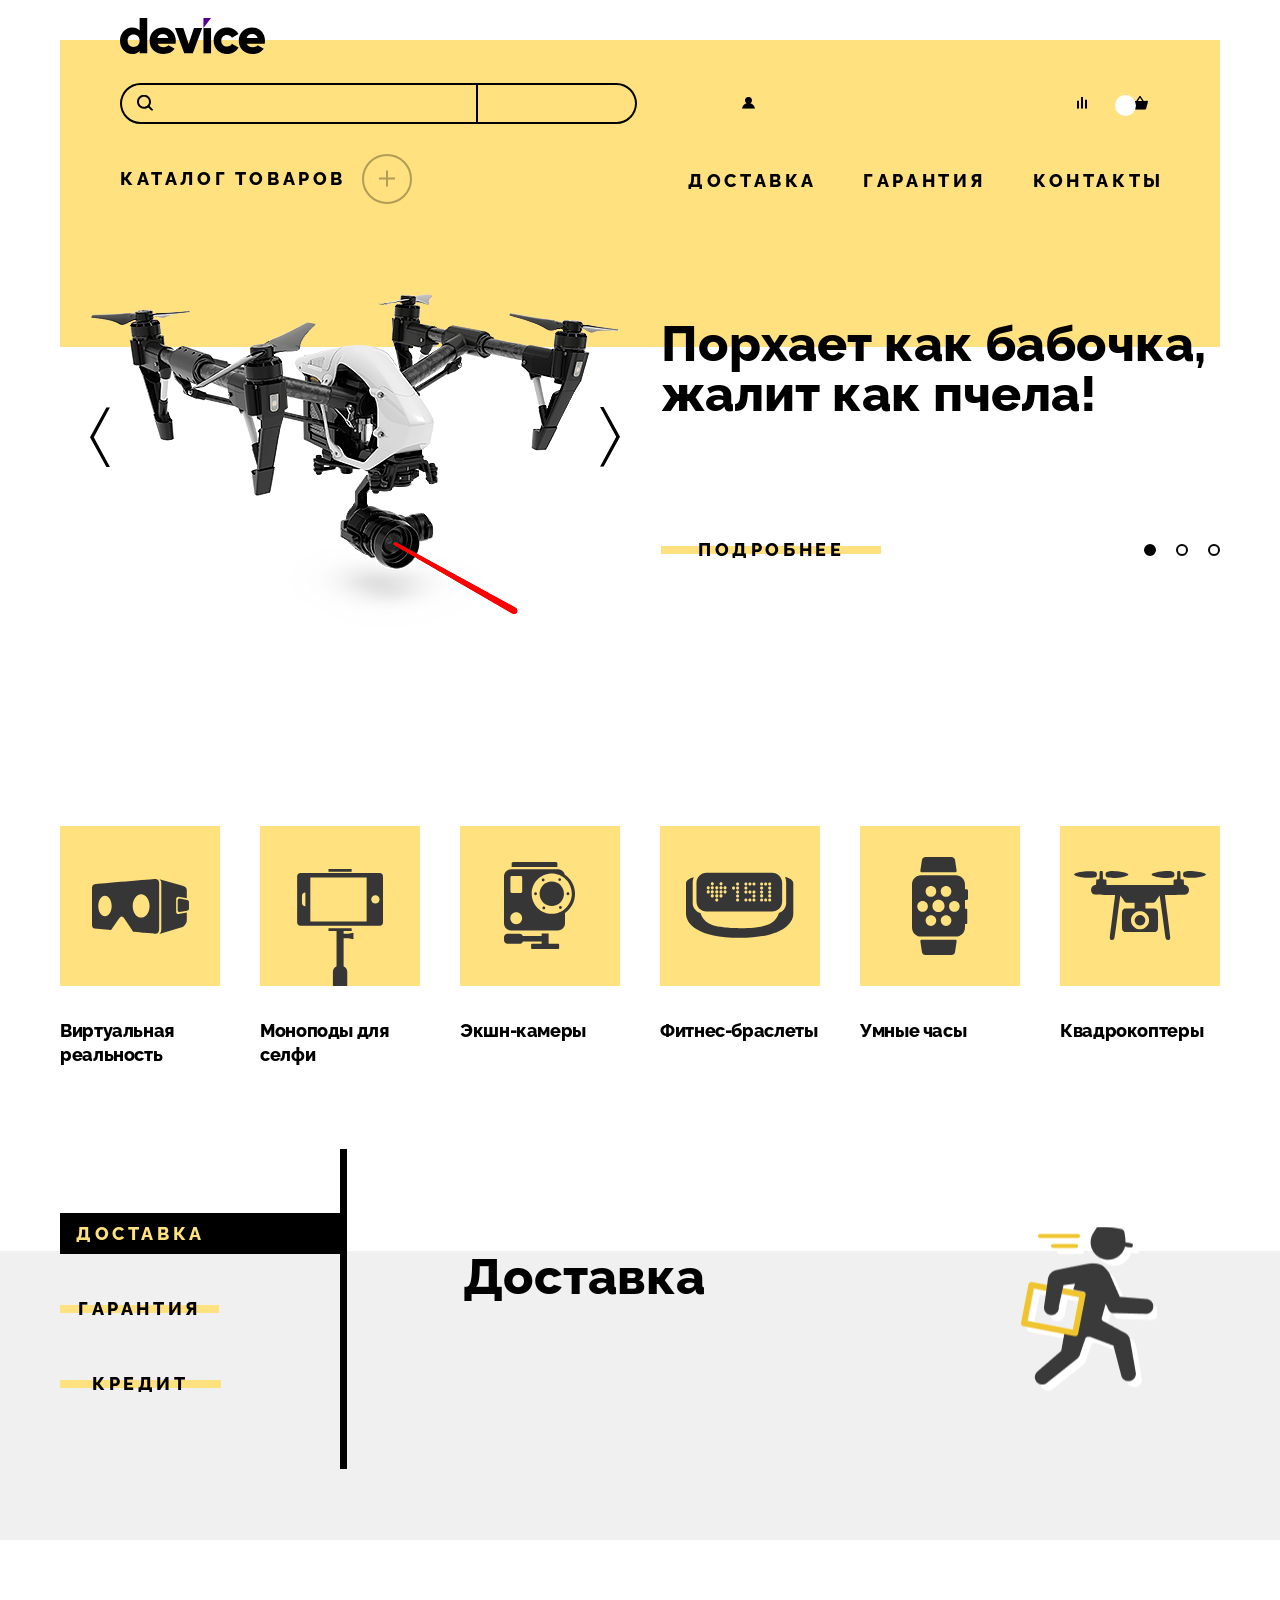
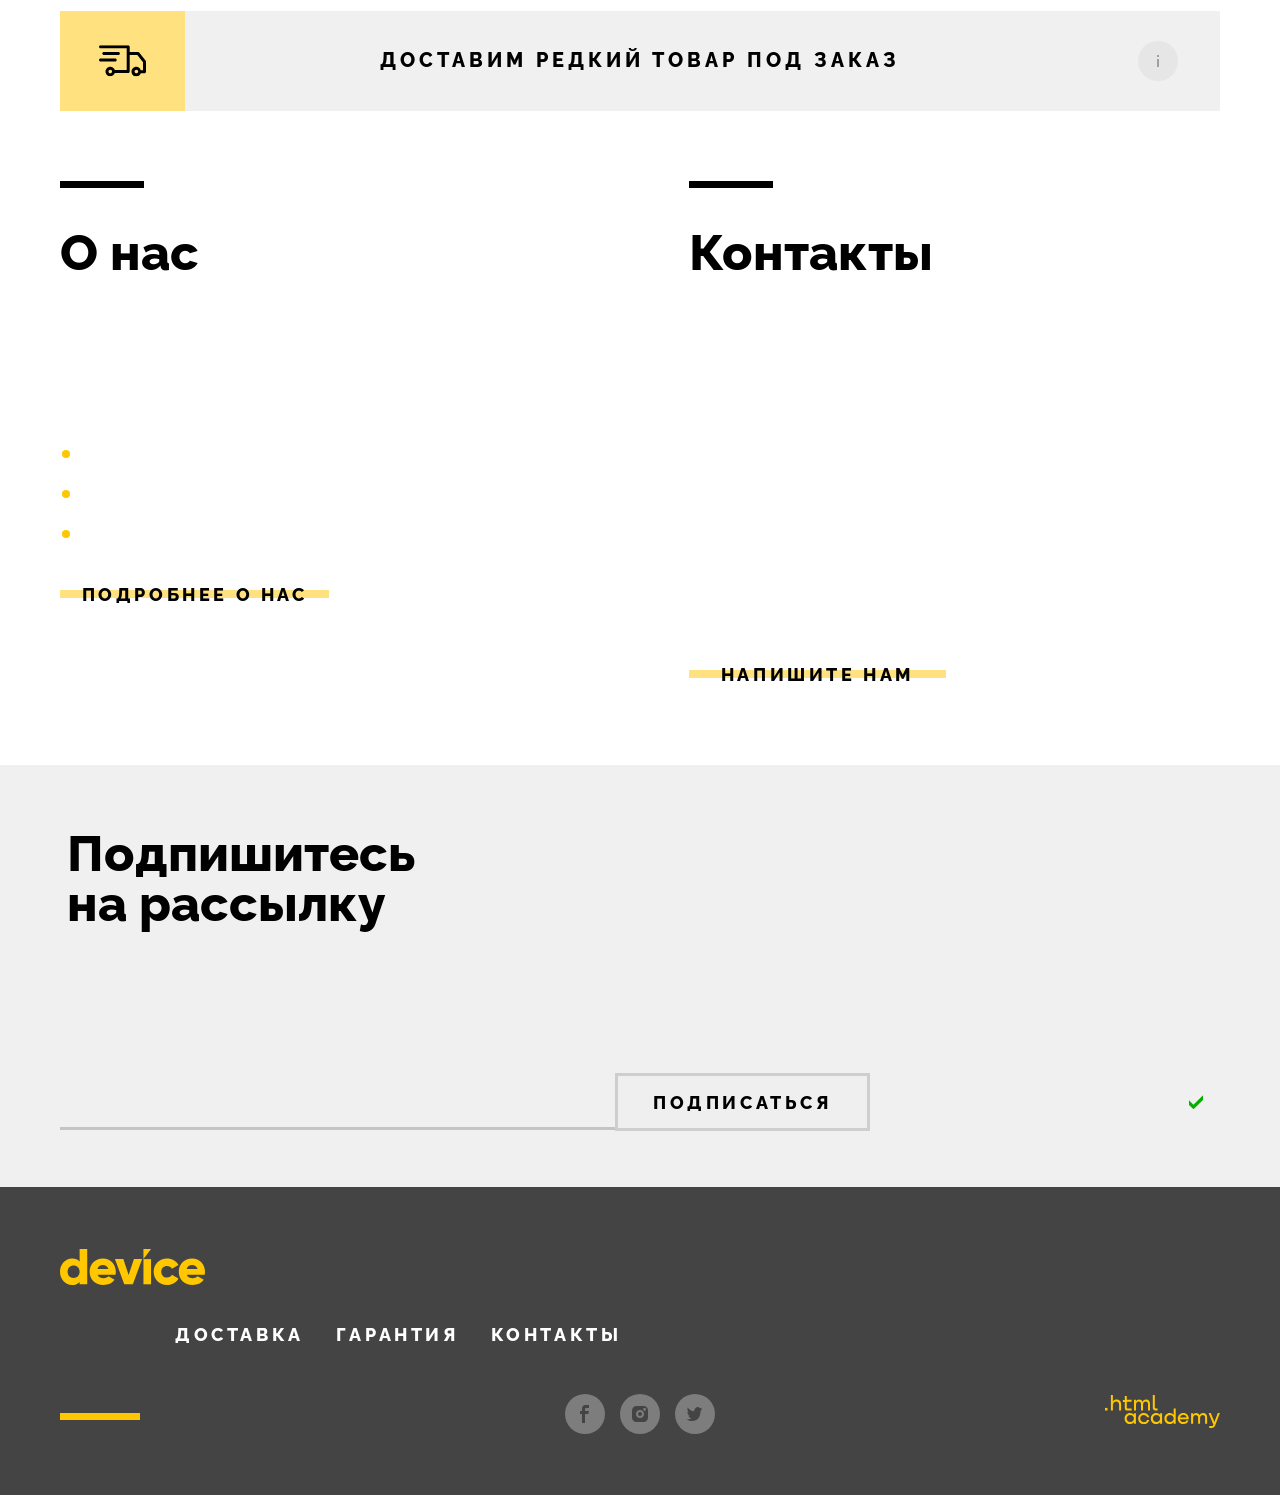
<file: index.html>
<!DOCTYPE html>
<html lang="ru">
  <head>
    <meta charset="UTF-8">
    <meta http-equiv="X-UA-Compatible" content="IE=edge">
    <meta name="viewport" content="width=device-width, initial-scale=1.0">
    <link rel="stylesheet" href="css/style.css">
    <title>Device</title>

    <link rel="apple-touch-icon" sizes="57x57" href="favicons/apple-icon-57x57.png">
    <link rel="apple-touch-icon" sizes="60x60" href="favicons/apple-icon-60x60.png">
    <link rel="apple-touch-icon" sizes="72x72" href="/favicons/apple-icon-72x72.png">
    <link rel="apple-touch-icon" sizes="76x76" href="favicons/apple-icon-76x76.png">
    <link rel="apple-touch-icon" sizes="114x114" href="favicons/apple-icon-114x114.png">
    <link rel="apple-touch-icon" sizes="120x120" href="favicons/apple-icon-120x120.png">
    <link rel="apple-touch-icon" sizes="144x144" href="favicons/apple-icon-144x144.png">
    <link rel="apple-touch-icon" sizes="152x152" href="favicons/apple-icon-152x152.png">
    <link rel="apple-touch-icon" sizes="180x180" href="favicons/apple-icon-180x180.png">
    <link rel="icon" type="image/png" sizes="192x192"  href="favicons/apple-icon-192x192.png">
    <link rel="icon" type="image/png" sizes="32x32" href="favicons/favicon-32x32.png">
    <link rel="icon" type="image/png" sizes="96x96" href="favicons/favicon-96x96.png">
    <link rel="icon" type="image/png" sizes="16x16" href="favicons/favicon-16x16.png">
    <link rel="manifest" href="favicons/manifest.json">
    <meta name="msapplication-TileColor" content="#ffffff">
    <meta name="msapplication-TileImage" content="favicons/ms-icon-144x144.png">
    <meta name="theme-color" content="#ffffff">
  </head>
  <body>
    <div class="container">
      <header class="page-header">
        <nav class="header-nav">
          <a class="header-nav__logo" href="index.html">
            <svg width="145" height="36" viewBox="0 0 145 36" fill="none" xmlns="http://www.w3.org/2000/svg" role="img"
            aria-label="Логотип сайта.">
              <path d="M27.2188 0V35.3H19.6135V32.9C17.9124 34.8 15.5107 36 12.1084 36C5.5038 36 0 30.2 0 22.7C0 15.2 5.5038 9.4 12.1084 9.4C15.5107 9.4 18.0124 10.6 19.6135 12.5V0H27.2188ZM19.6135 22.7C19.6135 18.9 17.1118 16.5 13.6094 16.5C10.107 16.5 7.60524 18.9 7.60524 22.7C7.60524 26.5 10.107 28.9 13.6094 28.9C17.1118 28.8 19.6135 26.5 19.6135 22.7Z" fill="black"/>
              <path d="M43.7298 29.1999C45.8313 29.1999 47.5325 28.3999 48.5332 27.2999L54.6374 30.7999C52.1356 34.1999 48.4331 35.9999 43.6298 35.9999C35.0238 35.9999 29.6201 30.1999 29.6201 22.6999C29.6201 15.1999 35.0238 9.3999 43.0294 9.3999C50.4345 9.3999 55.8382 15.0999 55.8382 22.6999C55.8382 23.7999 55.7381 24.7999 55.538 25.6999H37.6256C38.6263 28.2999 40.9279 29.1999 43.7298 29.1999ZM48.333 20.0999C47.5325 17.1999 45.2309 16.0999 42.9293 16.0999C40.0273 16.0999 38.126 17.4999 37.4255 20.0999H48.333Z" fill="black"/>
              <path d="M82.1563 10.1001L72.8499 35.3001H64.2439L54.9375 10.1001H63.3433L68.647 26.1001L73.9506 10.1001C73.9506 10.1001 82.1563 10.1001 82.1563 10.1001Z" fill="black"/>
              <path d="M83.458 10.1001H91.0633V35.3001H83.458V10.1001Z" fill="black"/>
              <path d="M93.665 22.6999C93.665 15.1999 99.369 9.3999 107.074 9.3999C111.978 9.3999 116.281 11.9999 118.482 15.8999L111.878 19.6999C110.977 17.8999 109.176 16.8999 106.974 16.8999C103.672 16.8999 101.27 19.2999 101.27 22.6999C101.27 26.1999 103.672 28.4999 106.974 28.4999C109.176 28.4999 111.077 27.3999 111.878 25.6999L118.482 29.4999C116.381 33.3999 112.078 35.9999 107.074 35.9999C99.369 35.9999 93.665 30.1999 93.665 22.6999Z" fill="black"/>
              <path d="M132.892 29.1999C134.993 29.1999 136.695 28.3999 137.695 27.2999L143.799 30.7999C141.298 34.1999 137.595 35.9999 132.792 35.9999C124.186 35.9999 118.782 30.1999 118.782 22.6999C118.782 15.1999 124.286 9.3999 132.191 9.3999C139.597 9.3999 145 15.0999 145 22.6999C145 23.7999 144.9 24.7999 144.7 25.6999H126.788C127.788 28.2999 130.09 29.1999 132.892 29.1999ZM137.595 20.0999C136.795 17.1999 134.493 16.0999 132.191 16.0999C129.289 16.0999 127.388 17.4999 126.688 20.0999H137.595Z" fill="black"/>
              <path d="M83.458 0V10.1L91.0633 0H83.458Z" fill="#510094"/>
            </svg>
          </a>

          <div class="header-nav__nav-bar nav-bar">
            <div class="nav-bar__form-wrapper">
              <form class="nav-bar__form" action="https://echo.htmlacademy.ru/" method="post" >
                <div class="nav-bar__form-wrapper">
                  <label class="nav-bar__field" tabindex="0">
                    <span class="visually-hidden">Текст поиска.</span>
                    <input class="nav-bar__field-input" type="text" name="text-of-search" placeholder="Текст поиска" required>
                    <span class="nav-bar__field-icon"></span>
                  </label>
                </div>
                <div class="nav-bar__button-wrapper" tabindex="0">
                  <button class="nav-bar__button" type="submit" tabindex="-1" >Найти</button>
                </div>
              </form>
            </div>

            <div class="nav-bar__sign-wrapper">
              <a class="nav-bar__sign-in-icon standart-state" href="#">Войти</a>

              <a class="nav-bar__log-out-icon standart-state" href="#">Выйти</a>
            </div>

            <ul class="nav-bar__navigation-menu navigation-menu">
              <li class="navigation-menu__item">
                <a class="navigation-menu__link standart-state" href="#">Сравнить</a>
              </li>
              <li class="navigation-menu__item">
                <a class="navigation-menu__link popover__open-button standart-state" href="#" >
                  <span class="navigation-menu__icon">2</span>Корзина
                </a>
                <div class="popover popover-cart">
                  <div class="popover__content">
                    <h2 class="visually-hidden">Корзина.</h2>

                    <ul class="popover__product-list">
                      <li class="popover__product-item">
                        <a class="popover__state-wrapper" href="#">
                          <img class="popover__product-img" src="img/Modal-window/product-1-small.jpg" alt="" width="39" height="43">
                          <p class="popover__product-description popover__text">Любительская селфи-палка</p>
                        </a>
                        <button class="popover__product-delete-button" type="button">
                          <span class="visually-hidden">Удалить товар из корзины.</span>
                        </button>
                      </li>
                      <li class="popover__product-item">
                        <a class="popover__state-wrapper" href="#">
                          <img class="popover__product-img" src="img/Modal-window/product-2-small.jpg" alt=""  width="39" height="43">
                          <p class="popover__product-description popover__text">Профессиональная селфи-палка</p>
                        </a>
                        <button class="popover__product-delete-button" type="button">
                          <span class="visually-hidden">Удалить товар из корзины.</span>
                        </button>
                      </li>
                    </ul>

                    <div class="popover__summary">
                      <p class="popover__text popover__text--count">Товаров: 2</p>
                      <p class="popover__text popover__text--sum">Сумма: 2000 ₽</p>
                    </div>

                    <div class="popover__button-wrapper">
                      <a class="popover__button" href="#">Открыть корзину</a>
                    </div>
                  </div>
                </div>
              </li>
            </ul>
          </div>

          <div class="header-nav__last-wrapper">

            <details class="dropdown__form">
              <summary class="dropdown__title">Каталог товаров</summary>
              <div class="dropdown__list-wrapper">
                <ul class="dropdown__list">
                  <li class="dropdown__item">
                    <a class="dropdown__link standart-state" href="#">Виртуальная реальность</a>
                  </li>
                  <li class="dropdown__item">
                    <a class="dropdown__link standart-state" href="catalog.html">Моноподы для cелфи</a>
                  </li>
                  <li class="dropdown__item">
                    <a class="dropdown__link standart-state" href="#">Экшн-камеры</a>
                  </li>
                </ul>
                <ul class="dropdown__list">
                  <li class="dropdown__item">
                    <a class="dropdown__link standart-state" href="#">Фитнес-браслеты</a>
                  </li>
                  <li class="dropdown__item">
                    <a class="dropdown__link standart-state" href="#">Умные часы</a>
                  </li>
                </ul>
                <ul class="dropdown__list">
                  <li class="dropdown__item">
                    <a class="dropdown__link standart-state" href="#">Квадрокоптеры</a>
                  </li>
                </ul>
              </div>
            </details>


            <ul class="header-nav__information-menu information-menu">
              <li class="information-menu__item">
                <a class="information-menu__link standart-state" id="delivery" href="#">Доставка</a>
              </li>
              <li class="information-menu__item">
                <a class="information-menu__link standart-state" href="#">Гарантия</a>
              </li>
              <li class="information-menu__item">
                <a class="information-menu__link standart-state" href="#">Контакты</a>
              </li>
            </ul>
          </div>
        </nav>
      </header>
    </div>

    <main class="page-main">
      <h1 class="visually-hidden">Магазин Device.</h1>

      <div class="main-slaider">
        <h2 class="visually-hidden">Примеры товаров.</h2>
        <div class="container">
          <ol class="main-slaider__list">

            <li class="main-slaider__item main-slider__item-active"
            tabindex="-1" data-name="slide1">
              <div class="main-slaider__upper-background"></div>

              <span class="main-slaider__number">01</span>

              <div class="main-slaider__lower-background">
                <div class="main-slaider__left-part">
                  <img class="main-slaider__img" src="img/Index/1.Slider/slider-1.png" alt="Квадракоптер" width="560" height="560">
                  <div class="main-slider__controls">
                    <a class="main-slaider__button standart-state main-slaider__prev" href="#" >
                      <span class="visually-hidden">Предыдущий слайд.</span>
                    </a>
                    <a class="main-slaider__button standart-state main-slaider__next" href="#">
                      <span class="visually-hidden">Следующий слайд.</span>
                    </a>
                  </div>
                </div>

                <div class="main-slaider__right-part content-slaider">
                  <h3 class="content-slaider__title section-title">Порхает как бабочка, жалит как пчела!</h3>
                  <p class="content-slaider__text section-description">Этот обычный, на первый взгляд, квадрокоптер оснащен мощным лазером,   замаскированным под стандартную камеру.</p>

                  <div class="content-slaider__wrapper">
                    <a class="content-slaider__button button-yellow button" href="#">
                      <span class="button-yellow-line"></span>
                      Подробнее
                    </a>
                    <aside class="content-slaider__navigation">
                      <ol class="content-slaider__navigation-list">
                        <li class="content-slaider__navigation-item">
                          <div class="content-slaider__navigation-button-ouline" tabindex="0"></div>
                          <a class="content-slaider__navigation-button content-slaider__navigation-button_active standart-state" href="#" tabindex="-1" data-name="slide1">
                            <span class="visually-hidden">Перейти на 1 слайд.</span>
                          </a>

                        </li>
                        <li class="content-slaider__navigation-item">
                          <div class="content-slaider__navigation-button-ouline" tabindex="0"></div>
                          <a class="content-slaider__navigation-button standart-state" href="#" tabindex="-1" data-name="slide2">
                            <span class="visually-hidden">Перейти на 2 слайд.</span>
                          </a>

                        </li>
                        <li class="content-slaider__navigation-item">
                          <div class="content-slaider__navigation-button-ouline" tabindex="0"></div>
                          <a class="content-slaider__navigation-button standart-state" href="#" tabindex="-1" data-name="slide3">
                            <span class="visually-hidden">Перейти на 3 слайд.</span>
                          </a>
                        </li>
                      </ol>
                    </aside>
                  </div>

                  <ul class="content-slaider__property-list">
                    <li class="content-slaider__property-item">
                      <p class="content-slaider__property-title">800 м</p>
                      <p class="content-slaider__property-text">Дальность полета</p>
                    </li>
                    <li class="content-slaider__property-item">
                      <p class="content-slaider__property-title">50 м</p>
                      <p class="content-slaider__property-text">Радиус поражения</p>
                    </li>
                  </ul>
                </div>
              </div>
            </li>

            <li class="main-slaider__item"
            tabindex="-1" data-name="slide2">
              <div class="main-slaider__upper-background">
                <span class="main-slaider__number">02</span>
              </div>

              <div class="main-slaider__lower-background">
                <div class="main-slaider__left-part">
                  <img class="main-slaider__img" src="img/Index/1.Slider/slider-2.png" alt="Квадракоптер" width="560" height="560">
                  <div class="main-slider__controls">
                    <a class="main-slaider__button standart-state main-slaider__prev" href="#">
                      <span class="visually-hidden">Предыдущий слайд.</span>
                    </a>
                    <a class="main-slaider__button standart-state main-slaider__next" href="#">
                      <span class="visually-hidden">Следующий слайд.</span>
                    </a>
                  </div>
                </div>

                <div class="main-slaider__right-part content-slaider">
                  <h3 class="content-slaider__title section-title">Худеем правильно!</h3>
                  <p class="content-slaider__text section-description">Мотивирующие фитнес-браслеты помогут найти в себе силы не пропускать занятия и соблюдать диету.
                  </p>

                  <div class="content-slaider__wrapper">
                    <a class="content-slaider__button button-yellow button" href="#">
                      <span class="button-yellow-line"></span>
                      Подробнее
                    </a>
                    <aside class="content-slaider__navigation">
                      <ol class="content-slaider__navigation-list">
                        <li class="content-slaider__navigation-item">
                          <div class="content-slaider__navigation-button-ouline" tabindex="0"></div>
                          <a class="content-slaider__navigation-button standart-state" href="#" tabindex="-1" data-name="slide1">
                            <span class="visually-hidden">Перейти на 1 слайд.</span>
                          </a>
                        </li>
                        <li class="content-slaider__navigation-item">
                          <div tabindex="0" class="content-slaider__navigation-button-ouline"></div>
                          <a class="content-slaider__navigation-button content-slaider__navigation-button_active standart-state" href="#" tabindex="-1" data-name="slide2">
                            <span class="visually-hidden">Перейти на 2 слайд.</span>
                          </a>
                        </li>
                        <li class="content-slaider__navigation-item">
                          <div tabindex="0" class="content-slaider__navigation-button-ouline"></div>
                          <a class="content-slaider__navigation-button standart-state" href="#" tabindex="-1" data-name="slide3">
                            <span class="visually-hidden">Перейти на 3 слайд.</span>
                          </a>
                        </li>
                      </ol>
                    </aside>
                  </div>

                  <ul class="content-slaider__property-list">
                    <li class="content-slaider__property-item">
                      <p class="content-slaider__property-title">48 часов</p>
                      <p class="content-slaider__property-text">Без подзарядки</p>
                    </li>
                  </ul>
                </div>
              </div>
            </li>

            <li class="main-slaider__item"
            tabindex="-1" data-name="slide3">
              <div class="main-slaider__upper-background">
                <span class="main-slaider__number">03</span>
              </div>

              <div class="main-slaider__lower-background">
                <div class="main-slaider__left-part">
                  <img class="main-slaider__img" src="img/Index/1.Slider/slider-3.png" alt="Квадракоптер" width="560" height="560">
                  <div class="main-slider__controls">
                    <a class="main-slaider__button standart-state main-slaider__prev" href="#">
                      <span class="visually-hidden">Предыдущий слайд.</span>
                    </a>
                    <a class="main-slaider__button standart-state main-slaider__next" href="#">
                      <span class="visually-hidden">Следующий слайд.</span>
                    </a>
                  </div>
                </div>

                <div class="main-slaider__right-part content-slaider">
                  <h3 class="content-slaider__title section-title">Делай селфи, как Бен Стиллер!</h3>
                  <p class="content-slaider__text section-description">Самая длинная палка для селфи доступна в нашем магазине. Восемь (Восемь, Карл!) метров длиной и весом всего 5 кг.
                  </p>

                  <div class="content-slaider__wrapper">
                    <a class="content-slaider__button button-yellow button" href="#">
                      <span class="button-yellow-line"></span>
                      Подробнее
                    </a>
                    <aside class="content-slaider__navigation">
                      <ol class="content-slaider__navigation-list">
                        <li class="content-slaider__navigation-item">
                          <div tabindex="0" class="content-slaider__navigation-button-ouline"></div>
                          <a class="content-slaider__navigation-button standart-state" href="#" tabindex="-1" data-name="slide1">
                            <span class="visually-hidden">Перейти на 1 слайд.</span>
                          </a>
                        </li>
                        <li class="content-slaider__navigation-item">
                          <div tabindex="0" class="content-slaider__navigation-button-ouline"></div>
                          <a class="content-slaider__navigation-button standart-state" href="#" tabindex="-1" data-name="slide2">
                            <span class="visually-hidden">Перейти на 2 слайд.</span>
                          </a>
                        </li>
                        <li class="content-slaider__navigation-item">
                          <div tabindex="0" class="content-slaider__navigation-button-ouline"></div>
                          <a class="content-slaider__navigation-button content-slaider__navigation-button_active standart-state" href="#" tabindex="-1" data-name="slide3">
                            <span class="visually-hidden">Перейти на 3 слайд.</span>
                          </a>
                        </li>
                      </ol>
                    </aside>
                  </div>

                  <ul class="content-slaider__property-list">
                    <li class="content-slaider__property-item">
                      <p class="content-slaider__property-title">8,5 м</p>
                      <p class="content-slaider__property-text">Длина палки</p>
                    </li>
                    <li class="content-slaider__property-item">
                      <p class="content-slaider__property-title">5 кг</p>
                      <p class="content-slaider__property-text">Вес палки</p>
                    </li>
                    <li class="content-slaider__property-item">
                      <p class="content-slaider__property-title">Карбон</p>
                      <p class="content-slaider__property-text">Материал</p>
                    </li>
                  </ul>
                </div>
              </div>
            </li>
          </ol>
        </div>
      </div>

      <section class="product-categories">
        <h2 class="visually-hidden">Категории товаров.</h2>
        <div class="container">
          <ul class="product-categories__list">
            <li class="product-categories__item" tabindex="0">
              <a class="product-categories__link" href="#" tabindex="-1">
                <img class="product-categories__img" src="img/Index/2.Category/VR.svg" alt="" width="160" height="160">
                <p class="product-categories__text">Виртуальная реальность</p>
              </a>
            </li>
            <li class="product-categories__item" tabindex="0">
              <a class="product-categories__link" href="catalog.html" tabindex="-1">
                <img class="product-categories__img" src="img/Index/2.Category/Selfi.svg" alt="" width="160" height="160">
                <p class="product-categories__text">Моноподы для селфи</p>
              </a>
            </li>
            <li class="product-categories__item" tabindex="0">
              <a class="product-categories__link" href="#" tabindex="-1">
                <img class="product-categories__img" src="img/Index/2.Category/Camera.svg" alt="" width="160" height="160">
                <p class="product-categories__text">Экшн-камеры</p>
              </a>
            </li>
            <li class="product-categories__item" tabindex="0">
              <a class="product-categories__link" href="#" tabindex="-1">
                <img class="product-categories__img" src="img/Index/2.Category/Bracelet.svg" alt="" width="160" height="160">
                <p class="product-categories__text">Фитнес-браслеты</p>
              </a>
            </li>
            <li class="product-categories__item" tabindex="0">
              <a class="product-categories__link" href="#" tabindex="-1">
                <img class="product-categories__img" src="img/Index/2.Category/Watch.svg" alt="" width="160" height="160">
                <p class="product-categories__text">Умные часы</p>
              </a>
            </li>
            <li class="product-categories__item" tabindex="0">
              <a class="product-categories__link" href="#" tabindex="-1">
                <img class="product-categories__img" src="img/Index/2.Category/Quadrocopter.svg" alt="" width="160" height="160">
                <p class="product-categories__text">Квадрокоптеры</p>
              </a>
            </li>
          </ul>
        </div>
      </section>

      <section class="services">
        <h2 class="visually-hidden">Услуги.</h2>

        <ol class="services-list">
          <li class="services__item service services__item--active" data-name="deliverySlide1">
            <div class="service__background"></div>
            <div class="container">
              <div class="service__container">
                <div class="service__text-wrapper">
                  <h3 class="service__title section-title">Доставка</h3>
                  <p class="service__text section-description">Мы с удовольствием доставим ваш товар прямо к вашему подъезду совершенно бесплатно! Ведь мы неплохо заработаем, поднимая его на ваш этаж.</p>
                </div>
                <span class="service__icon">
                  <span class="visually-hidden">Иконка доставки.</span>
                </span>
              </div>

              <ul class="service__list">
                <li class="service__item">
                  <a class="service__link button button-yellow button-active" href="#" data-name="deliverySlide1"><span class="button-yellow-line"></span>Доставка</a>
                </li>
                <li class="service__item">
                  <a class="service__link button-yellow button" href="#" data-name="deliverySlide2"><span class="button-yellow-line" ></span>Гарантия</a>
                </li>
                <li class="service__item">
                  <a class="service__link button-yellow button" href="#" data-name="deliverySlide3"><span class="button-yellow-line" ></span>Кредит</a>
                </li>
              </ul>
            </div>
          </li>

          <li class="services__item service" data-name="deliverySlide2">
            <div class="service__background"></div>
            <div class="container">
              <div class="service__container">
                <div class="service__text-wrapper">
                  <h3 class="service__title section-title">Гарантия</h3>
                  <p class="service__text section-description">Если из-за возгорания купленного у нас товара у вас сгорит дом — не переживайте, мы выдадим вам новый. Товар, не дом, конечно же.</p>
                </div>
                <span class="service__icon">
                  <span class="visually-hidden">Иконка гарантии.</span>
                </span>
              </div>

              <ul class="service__list">
                <li class="service__item">
                  <a class="service__link button button-yellow" href="#" data-name="deliverySlide1"><span class="button-yellow-line"></span>Доставка</a>
                </li>
                <li class="service__item">
                  <a class="service__link button-yellow button button-active" href="#" data-name="deliverySlide2"><span class="button-yellow-line"></span>Гарантия</a>
                </li>
                <li class="service__item">
                  <a class="service__link button-yellow button" href="#" data-name="deliverySlide3"><span class="button-yellow-line"></span>Кредит</a>
                </li>
              </ul>
            </div>
          </li>

          <li class="services__item service" data-name="deliverySlide3">
            <div class="service__background"></div>
            <div class="container">
              <div class="service__container">
                <div class="service__text-wrapper">
                  <h3 class="service__title section-title">Кредит</h3>
                  <p class="service__text section-description">Залезть в долговую яму стало проще! Кредитные консультанты подберут для вас наиболее выгодные условия кредита. Выгодные для банка, разумеется.</p>
                </div>
                <span class="service__icon">
                  <span class="visually-hidden">Иконка кредита.</span>
                </span>
              </div>

              <ul class="service__list">
                <li class="service__item">
                  <a class="service__link button button-yellow" href="#" data-name="deliverySlide1"><span class="button-yellow-line"></span>Доставка</a>
                </li>
                <li class="service__item">
                  <a class="service__link button-yellow button" href="#" data-name="deliverySlide2"><span class="button-yellow-line"></span>Гарантия</a>
                </li>
                <li class="service__item">
                  <a class="service__link button-yellow button button-active" href="#" data-name="deliverySlide3"><span class="button-yellow-line"></span>Кредит</a>
                </li>
              </ul>
            </div>
          </li>
        </ol>
      </section>

      <section class="device-order">
        <h2 class="visually-hidden">Доставка под заказ.</h2>

        <div class="container">
          <div class="delivery-order__body" tabindex="0">
            <div class="delivery-order__icon" >
              <span class="visually-hidden">Иконка грузовичка.</span>
            </div>

            <a class="delivery-order__link" href="#" tabindex="-1">Доставим редкий товар под заказ</a>

            <div class="delivery-order__additional">
              <span class="delivery-order__additional-icon"></span>
              <span class="visually-hidden">Дополнительаня информация.</span>
            </div>
          </div>
        </div>
      </section>

      <div class="container">
        <div class="information-wrapper">
          <section class="about-us">
            <h2 class="about-us__title section-title">О нас</h2>

            <span class="about-us__line-title line-title"></span>

            <div class="about-us__wrapper">
              <p class="about-us__text section-description">Огромный выбор гаджетов не оставит равнодушным гика, который есть в каждом из нас.</p>

              <p class="about-us__text section-description">Мы можем доставить ваш товар в самые отдалённые уголки России транспортными компаниями:</p>

              <ul class="about-us__list">
                <li class="about-us__item">Меловые линии</li>
                <li class="about-us__item">СДИК</li>
                <li class="about-us__item">ТоксБерри</li>
              </ul>

              <div>
                <a class="about-us__button button-yellow button" href="#"><span class="button-yellow-line"></span>Подробнее о нас</a>
              </div>
            </div>
          </section>

          <section class="contacts">
            <h2 class="contacts__main-title section-title">Контакты</h2>

            <span class="contacts__line-title line-title"></span>


            <div class="contacts__line-wrapper">
              <p class="contacts__text section-description">Вы можете забрать товар сами, заехав в наш офис. Заодно сможете проверить работоспособность покупки.</p>

              <div class="contacts__line-adress-wrapper">
                <h3 class="contacts__title">Интернет-магазин «Девайс»</h3>
                <address class="contacts__line__adress section-description">Санкт-Петербург, набережная реки Карповки, 5, литера П.</address>
                <a class="contacts__phone section-description" href="tel:+78128121212" tabindex="-1">+7 (812) 812-12-12</a>
              </div>

              <div class="contacts__line-time-wrapper">
                <h3 class="contacts__title">Время работы</h3>
                <p class="contacts__text section-description">пн—пт: с 10:00 до 22:00<br>сб—вс: с 10:00 до 19:00</p>
              </div>

              <div>
                <a class="contacts__button button-yellow button" tabindex="0" href="#"><span class="button-yellow-line"></span>Напишите нам</a>
              </div>
            </div>
          </section>
        </div>
      </div>

      <section class="subscribe">
        <div class="container">
          <div class="subscribe__container">
            <div class="subscribe__text-wrapper">
              <h2 class="subscribe__title section-title">Подпишитесь на рассылку</h2>

              <div class="subscribe__text-container">
                <p class="subscribe__text-main section-description">Еженедельный дайджест с обзорами новинок,<br> длительными тест-драйвами, распаковками, а также акции, спецпредложения и вот это вот всё.</p>
              </div>
            </div>

            <div class="subscribe__form-container">
              <div class="subscribe__form-wrapper">
                <form class="subscribe__form" action="https://echo.htmlacademy.ru/" method="post">
                  <label class="suscribe__field field">
                    <span class="visually-hidden">E-mail</span>
                    <input class="field-input" type="email" name="email" placeholder="Ваш e-mail" required>
                    <span class="suscribe__field-icon"></span>
                  </label>
                  <div class="subscribe__button-wrapper">
                    <button class="subscribe__button button" type="submit">Подписаться</button>
                  </div>
                </form>
              </div>

              <div class="subscribe__last-text-wrapper">
                <span class="visually-hidden">Зелёная галочка.</span>
                <p class="subscribe__text section-description">Это бесплатно</p>
              </div>
            </div>
          </div>
        </div>
      </section>
    </main>

    <footer class="page-footer">
      <div class="container">
        <div class="page-footer__body">
          <a class="page-footer__logo" href="index.html">
            <svg width="145" height="36" viewBox="0 0 145 36" fill="none" xmlns="http://www.w3.org/2000/svg" role="img"
            aria-label="Логотип сайта.">
              <path d="M27.2188 0V35.3H19.6135V32.9C17.9124 34.8 15.5107 36 12.1084 36C5.5038 36 0 30.2 0 22.7C0 15.2 5.5038 9.4 12.1084 9.4C15.5107 9.4 18.0124 10.6 19.6135 12.5V0H27.2188ZM19.6135 22.7C19.6135 18.9 17.1118 16.5 13.6094 16.5C10.107 16.5 7.60524 18.9 7.60524 22.7C7.60524 26.5 10.107 28.9 13.6094 28.9C17.1118 28.8 19.6135 26.5 19.6135 22.7Z" fill="#FFC700"/>
              <path d="M43.7298 29.1999C45.8313 29.1999 47.5325 28.3999 48.5332 27.2999L54.6374 30.7999C52.1356 34.1999 48.4331 35.9999 43.6298 35.9999C35.0238 35.9999 29.6201 30.1999 29.6201 22.6999C29.6201 15.1999 35.0238 9.3999 43.0294 9.3999C50.4345 9.3999 55.8382 15.0999 55.8382 22.6999C55.8382 23.7999 55.7381 24.7999 55.538 25.6999H37.6256C38.6263 28.2999 40.9279 29.1999 43.7298 29.1999ZM48.333 20.0999C47.5325 17.1999 45.2309 16.0999 42.9293 16.0999C40.0273 16.0999 38.126 17.4999 37.4255 20.0999H48.333Z" fill="#FFC700"/>
              <path d="M82.1563 10.1001L72.8499 35.3001H64.2439L54.9375 10.1001H63.3433L68.647 26.1001L73.9506 10.1001C73.9506 10.1001 82.1563 10.1001 82.1563 10.1001Z" fill="#FFC700"/>
              <path d="M83.458 10.1001H91.0633V35.3001H83.458V10.1001Z" fill="#FFC700"/>
              <path d="M93.665 22.6999C93.665 15.1999 99.369 9.3999 107.074 9.3999C111.978 9.3999 116.281 11.9999 118.482 15.8999L111.878 19.6999C110.977 17.8999 109.176 16.8999 106.974 16.8999C103.672 16.8999 101.27 19.2999 101.27 22.6999C101.27 26.1999 103.672 28.4999 106.974 28.4999C109.176 28.4999 111.077 27.3999 111.878 25.6999L118.482 29.4999C116.381 33.3999 112.078 35.9999 107.074 35.9999C99.369 35.9999 93.665 30.1999 93.665 22.6999Z" fill="#FFC700"/>
              <path d="M132.892 29.1999C134.993 29.1999 136.695 28.3999 137.695 27.2999L143.799 30.7999C141.298 34.1999 137.595 35.9999 132.792 35.9999C124.186 35.9999 118.782 30.1999 118.782 22.6999C118.782 15.1999 124.286 9.3999 132.191 9.3999C139.597 9.3999 145 15.0999 145 22.6999C145 23.7999 144.9 24.7999 144.7 25.6999H126.788C127.788 28.2999 130.09 29.1999 132.892 29.1999ZM137.595 20.0999C136.795 17.1999 134.493 16.0999 132.191 16.0999C129.289 16.0999 127.388 17.4999 126.688 20.0999H137.595Z" fill="#FFC700"/>
              <path d="M83.458 0V10.1L91.0633 0H83.458Z" fill="#FFC700"/>
            </svg>
          </a>

          <div class="page-footer__contacts-list">
            <div class="page-footer__adress-wrapper">
              <address class="page-footer__adress">Санкт-Петербург, набережная реки Карповки, 5, литера П.</address>
            </div>

            <ul class="page-footer__information-menu">
              <li class="page-footer__information-menu-item">
                <a class="page-footer__information-menu-link" href="#">Доставка</a>
              </li>
              <li class="page-footer__information-menu-item">
                <a class="page-footer__information-menu-link" href="#">Гарантия</a>
              </li>
              <li class="page-footer__information-menu-item">
                <a class="page-footer__information-menu-link" href="#">Контакты</a>
              </li>
            </ul>

            <div class="page-footer__phone-wrapper"><a class="page-footer__phone" href="tel:+78128121212">Тел.: +7 (812) 812-12-12</a></div>
          </div>

          <div class="page-footer__links-list">
            <div class="page-footer__span-wrapper">
              <span class="page-footer__span"></span>
            </div>
            <div class="page-footer__social-wrapper">
              <ul class="social">
                <li class="social__item">
                  <div class="social__outline-link" tabindex="0">
                    <a class="social__link" href="https://www.facebook.com/htmlacademy" tabindex="-1">
                      <svg width="9" height="18" viewBox="0 0 9 18" fill="none" xmlns="http://www.w3.org/2000/svg" role="img">
                        <path d="M6.5 3H9V0H5.6C2.8 0 2 1.7 2 4.2V6H0V9H2V18H5V9H8.3L8.9 6H5V4.5C5 3.7 5.3 3 6.5 3Z" fill="#444444"/>
                      </svg>
                      <span class="visually-hidden">Facebook.</span>
                    </a>
                  </div>
                </li>
                <li class="social__item">
                  <div class="social__outline-link" tabindex="0">
                    <a class="social__link" href="https://www.instagram.com/htmlacademy/" tabindex="-1">
                      <svg width="16" height="16" viewBox="0 0 16 16" fill="none" xmlns="http://www.w3.org/2000/svg" role="img">
                        <path d="M8 10C9.10457 10 10 9.10457 10 8C10 6.89543 9.10457 6 8 6C6.89543 6 6 6.89543 6 8C6 9.10457 6.89543 10 8 10Z" fill="#444444"/>
                        <path d="M14.7 1.3C13.8 0.4 12.7 0 11.3 0H4.7C1.9 0 0 1.9 0 4.7V11.3C0 12.7 0.4 13.9 1.4 14.7C2.3 15.6 3.4 16 4.7 16H11.3C12.7 16 13.9 15.6 14.7 14.7C15.5 13.8 16 12.7 16 11.3V4.7C16 3.3 15.6 2.1 14.7 1.3ZM8 12.1C5.8 12.1 3.9 10.3 3.9 8C3.9 5.7 5.8 3.9 8 3.9C10.2 3.9 12.1 5.7 12.1 8C12.1 10.3 10.2 12.1 8 12.1ZM12.6 4.7C11.9 4.7 11.3 4.2 11.3 3.4C11.3 2.6 11.8 2.1 12.6 2.1C13.3 2.1 13.9 2.7 13.9 3.4C13.9 4.1 13.3 4.7 12.6 4.7Z" fill="#444444"/>
                      </svg>
                      <span class="visually-hidden">Instagram.</span>
                    </a>
                  </div>
                </li>
                <li class="social__item">
                  <div class="social__outline-link" tabindex="0">
                    <a class="social__link" href="https://twitter.com/htmlacademy_ru" tabindex="-1">
                      <svg width="15" height="15" viewBox="0 0 15 15" fill="none" xmlns="http://www.w3.org/2000/svg" role="img">
                        <path d="M9.7 0.155143C11.2 -0.344857 12.3 0.455143 12.9 1.25514C13.4 1.05514 14 0.855143 14.6 0.655143C14.6 1.45514 14.1 2.05514 13.8 2.25514C14.5 2.45514 15 1.85514 15 1.85514C14.9 2.75514 14.1 3.55514 13.6 3.75514C13.4 10.0551 10.8 14.1551 4.7 14.0551C4.2 14.0551 4.8 14.0551 4.3 14.0551C4 14.0551 0.6 13.6551 0 12.2551C2 12.4551 3.4 11.8551 4.1 11.1551C3.3 10.8551 1.7 10.7551 1.5 8.35514C1.8 8.55514 2 8.65514 2.6 8.55514C1.5 7.75514 0.3 7.05514 0.4 5.05514C0.7 5.35514 1.3 5.55514 1.6 5.45514C1 5.25514 -0.2 2.35514 0.8 0.855143C2.4 2.55514 4.1 4.25514 7.1 4.35514C7.3 2.25514 8.1 0.855143 9.7 0.155143Z" fill="#444444"/>
                      </svg>
                      <span class="visually-hidden">Twitter.</span>
                    </a>
                  </div>
                </li>
              </ul>
            </div>
            <div class="page-footer__html-academy-wrapper">
              <a class="page-footer__links-list-link" href="https://htmlacademy.ru/">
                <svg width="115" height="33" viewBox="0 0 115 33" fill="none" xmlns="http://www.w3.org/2000/svg" role="img"
                aria-label="Логотип html-academy.">
                  <path d="M0 12.9V15.5H2.5V12.9H0Z" fill="#FFC700"/>
                  <path d="M11.6 4.5C10 4.5 8.8 5.2 8 6.2H7.9V0H5.9V15.5H7.9V10.2C7.9 8.1 9.2 6.6 11.2 6.6C13 6.6 14.1 8 14.1 9.8V15.5H16.1V9.4C16.2 6.4 14.3 4.5 11.6 4.5Z" fill="#FFC700"/>
                  <path d="M26.6 4.8H21.8V1.1H19.8V4.9H17.9V6.9H19.8V12.9C19.8 14.6 20.8 15.6 22.5 15.6H26.6V13.6H22.9C22.2 13.6 21.8 13.2 21.8 12.5V6.8H26.6V4.8Z" fill="#FFC700"/>
                  <path d="M41.1 4.6C39.5 4.6 38.2 5.4 37.6 6.7H37.5C36.9 5.5 35.7 4.6 34.1 4.6C32.7 4.6 31.6 5.4 31 6.4H30.9V4.8H29V15.4H31V10C31 8 32 6.5 33.6 6.5C35.1 6.5 36 7.5 36 9.1V15.4H38V9.8C38 7.4 39.4 6.5 40.6 6.5C42.1 6.5 43 7.5 43 9.1V15.4H45V8.9C45.1 6.4 43.6 4.6 41.1 4.6Z" fill="#FFC700"/>
                  <path d="M47.8 12.7C47.8 14.4 48.8 15.4 50.6 15.4H52.6V13.4H50.9C50.2 13.4 49.8 13 49.8 12.3V0H47.8V12.7Z" fill="#FFC700"/>
                  <path d="M28.9 19.7C28 18.6 26.7 17.9 25 17.9C21.9 17.9 19.6 20.2 19.6 23.5C19.6 26.8 21.9 29.1 25 29.1C26.8 29.1 28 28.3 28.8 27.2H28.9V28.8H30.9V18.2H28.9V19.7ZM25.3 27.1C23.1 27.1 21.7 25.5 21.7 23.5C21.7 21.5 23.1 19.9 25.3 19.9C27.5 19.9 28.9 21.5 28.9 23.5C28.9 25.4 27.5 27.1 25.3 27.1Z" fill="#FFC700"/>
                  <path d="M44.2 22C43.7 19.6 41.6 17.9 38.8 17.9C35.4 17.9 33.2 20.4 33.2 23.5C33.2 26.6 35.4 29.1 38.8 29.1C41.6 29.1 43.7 27.3 44.2 24.9H42.1C41.7 26.2 40.4 27.2 38.8 27.2C36.6 27.2 35.2 25.6 35.2 23.6C35.2 21.6 36.6 20 38.8 20C40.4 20 41.6 21 42.1 22.2H44.2V22Z" fill="#FFC700"/>
                  <path d="M55.1 19.7C54.2 18.6 52.9 17.9 51.2 17.9C48.1 17.9 45.8 20.2 45.8 23.5C45.8 26.8 48.1 29.1 51.2 29.1C53 29.1 54.2 28.3 55 27.2H55.1V28.8H57.1V18.2H55.1V19.7ZM51.5 27.1C49.3 27.1 47.9 25.5 47.9 23.5C47.9 21.5 49.3 19.9 51.5 19.9C53.7 19.9 55.1 21.5 55.1 23.5C55.1 25.4 53.6 27.1 51.5 27.1Z" fill="#FFC700"/>
                  <path d="M68.7 19.8C67.8 18.7 66.5 17.9 64.8 17.9C61.7 17.9 59.4 20.2 59.4 23.5C59.4 26.8 61.6 29.1 64.8 29.1C66.5 29.1 67.8 28.3 68.6 27.3H68.7V28.8H70.7V13.4H68.7V19.8ZM65.1 27.1C62.9 27.1 61.5 25.5 61.5 23.5C61.5 21.5 62.9 19.9 65.1 19.9C67.3 19.9 68.7 21.5 68.7 23.5C68.6 25.5 67.2 27.1 65.1 27.1Z" fill="#FFC700"/>
                  <path d="M78.3 17.9C75 17.9 72.8 20.4 72.8 23.5C72.8 26.5 74.9 29.1 78.3 29.1C80.8 29.1 82.8 27.8 83.5 25.5H81.4C80.9 26.5 79.8 27.1 78.4 27.1C76.5 27.1 75.1 25.8 75 24.2H83.8C84 20.6 81.8 17.9 78.3 17.9ZM78.3 19.8C80 19.8 81.3 20.8 81.6 22.4H75.1C75.4 20.9 76.6 19.8 78.3 19.8Z" fill="#FFC700"/>
                  <path d="M98.2 17.9C96.6 17.9 95.3 18.7 94.6 19.9H94.5C93.9 18.7 92.7 17.9 91.1 17.9C89.7 17.9 88.6 18.6 88 19.7V18.2H86.1V28.8H88.1V23.4C88.1 21.4 89.1 20 90.7 19.9C92.2 19.9 93.1 20.9 93.1 22.5V28.8H95.1V23.2C95.1 20.8 96.5 19.9 97.7 19.9C99.2 19.9 100.1 20.9 100.1 22.5V28.8H102.1V22.3C102.2 19.7 100.7 17.9 98.2 17.9Z" fill="#FFC700"/>
                  <path d="M109.4 27L105.8 18.1H103.6L108.4 29.7C108.1 30.6 107.7 30.9 106.7 30.9H104.2V32.9H106.7C108.5 32.9 109.5 32.1 110.2 30.3L114.9 18.1H112.8L109.4 27Z" fill="#FFC700"/>
                </svg>
              </a>
            </div>
          </div>
        </div>
      </div>
    </footer>

    <div class="modal modal-auth">
      <div class="modal__container ">

        <section class="modal__content">
          <div class="modal__header-wrapper">
            <h2 class="modal__main-title section-title">Доставка под заказ</h2>

            <button class="modal__close-button" type="button">
              <span class="visually-hidden">Закрыть</span>
            </button>
          </div>

          <form  class="modal__form" action="https://echo.htmlacademy.ru/" method="post">
            <label class="modal__form-item">
              Ваше имя:
              <input class="modal__input modal__input-name" type="text" placeholder="Введите имя" name="Name-of-client" required>
              <span class="modal__input-icon-name"></span>
              <span class="modal__input-message">Добавьте имя</span>
            </label>

            <label class="modal__form-item">
              Ваш e-mail:
              <input class="modal__input modal__input-email" type="email" placeholder="Введите e-mail" name="E-mail" required>
              <span class="modal__input-icon-email"></span>
              <span class="modal__input-message">Забавный у вас адрес</span>
            </label>

            <label class="modal__form-item">
              Что нужно привезти:
              <input class="modal__input" type="text" placeholder="В свободной форме" name="List-of-products">
            </label>

            <div class="modal__form-item">
              <label for="Amount-of-products">Количество:</label>

              <span class="modal__form__additional">
                <span class="modal__form__additional-information">
                  Постараемся найти, сколько нужно. Привезём сколько получится по требованиям к провозу багажа.
                </span>
              </span>
              <div class="modal__form-amount-wrapper">
                <button type="button" class="modal__form-button modal__form-button-minus">
                  <span class="modal__form-minus"></span>
                  <span class="visually-hidden">Уменьшить количество.</span>
                </button>
                <input class="modal__input modal__input-amount" type="number" value="1" step="1" min="1" max="10000"
                name="Amount-of-products" id="amount-of-products">
                <button type="button" class="modal__form-button modal__form-button-plus">
                  <span class="modal__plus"></span>
                  <span class="modal__plus modal__plus-vertical"></span>
                  <span class="visually-hidden">Увеличить количество.</span>
                </button>
              </div>
            </div>

            <button class="modal__submit-button button-yellow button" type="submit">Отправить</button>
          </form>
        </section>
      </div>
    </div>
    <script src="./js/index.js" type="module"></script>
  </body>
</html>
</file>
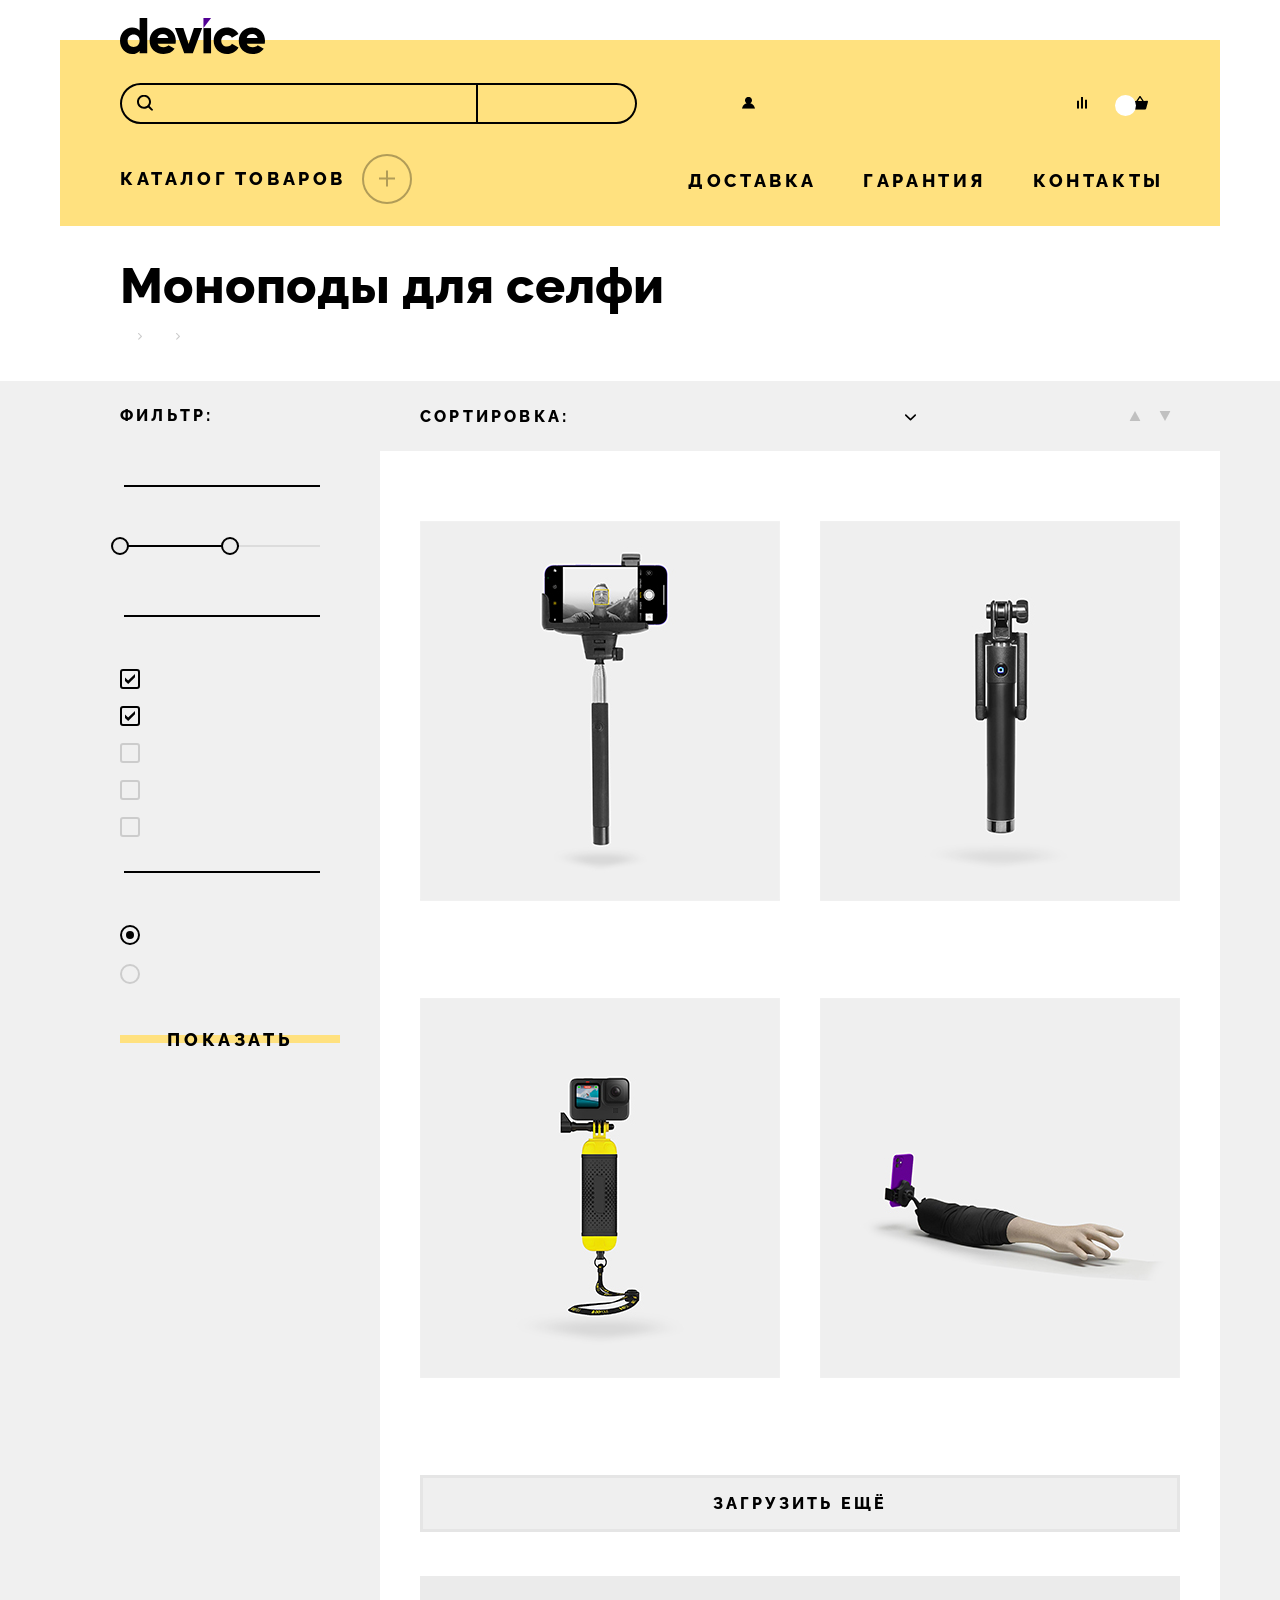
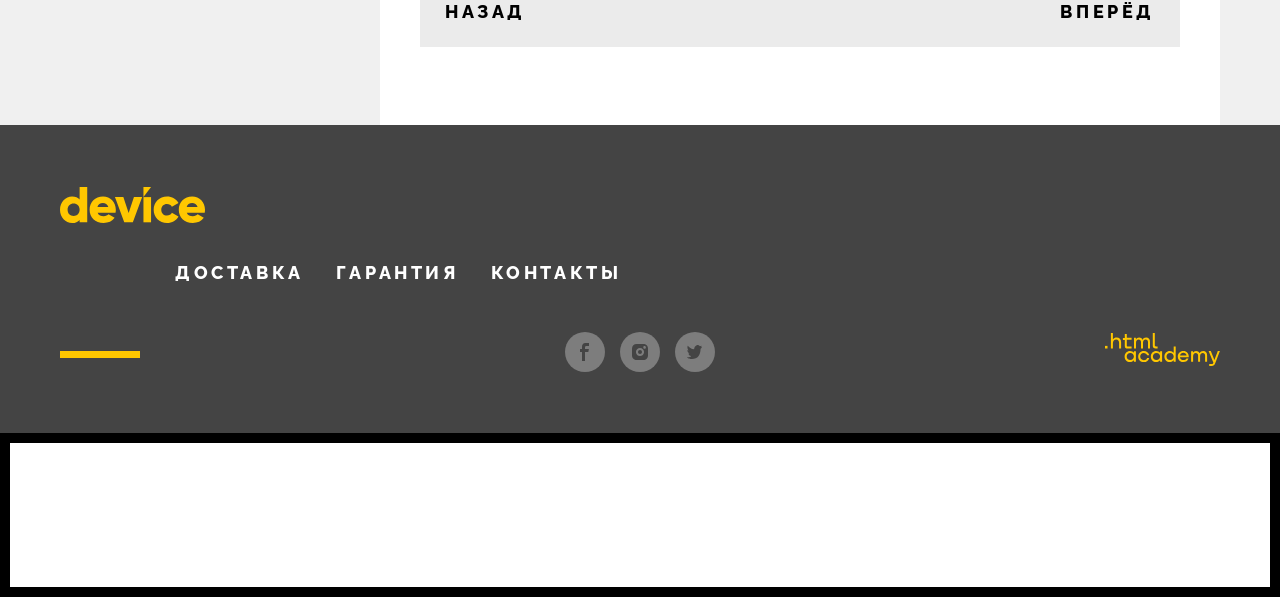
<file: catalog.html>
<!DOCTYPE html>
<html lang="en">
  <head>
    <meta charset="UTF-8">
    <meta http-equiv="X-UA-Compatible" content="IE=edge">
    <meta name="viewport" content="width=device-width, initial-scale=1.0">
    <link rel="stylesheet" href="css/style.css">
    <title>Catalog-Device</title>

    <link rel="apple-touch-icon" sizes="57x57" href="favicons/apple-icon-57x57.png">
    <link rel="apple-touch-icon" sizes="60x60" href="favicons/apple-icon-60x60.png">
    <link rel="apple-touch-icon" sizes="72x72" href="/favicons/apple-icon-72x72.png">
    <link rel="apple-touch-icon" sizes="76x76" href="favicons/apple-icon-76x76.png">
    <link rel="apple-touch-icon" sizes="114x114" href="favicons/apple-icon-114x114.png">
    <link rel="apple-touch-icon" sizes="120x120" href="favicons/apple-icon-120x120.png">
    <link rel="apple-touch-icon" sizes="144x144" href="favicons/apple-icon-144x144.png">
    <link rel="apple-touch-icon" sizes="152x152" href="favicons/apple-icon-152x152.png">
    <link rel="apple-touch-icon" sizes="180x180" href="favicons/apple-icon-180x180.png">
    <link rel="icon" type="image/png" sizes="192x192"  href="favicons/apple-icon-192x192.png">
    <link rel="icon" type="image/png" sizes="32x32" href="favicons/favicon-32x32.png">
    <link rel="icon" type="image/png" sizes="96x96" href="favicons/favicon-96x96.png">
    <link rel="icon" type="image/png" sizes="16x16" href="favicons/favicon-16x16.png">
    <link rel="manifest" href="favicons/manifest.json">
    <meta name="msapplication-TileColor" content="#ffffff">
    <meta name="msapplication-TileImage" content="favicons/ms-icon-144x144.png">
    <meta name="theme-color" content="#ffffff">
  </head>
  <body>
    <div class="container">
      <header class="page-header">
        <nav class="header-nav">
          <a class="header-nav__logo" href="index.html">
            <svg width="145" height="36" viewBox="0 0 145 36" fill="none" xmlns="http://www.w3.org/2000/svg" role="img"
            aria-label="Логотип сайта.">
              <path d="M27.2188 0V35.3H19.6135V32.9C17.9124 34.8 15.5107 36 12.1084 36C5.5038 36 0 30.2 0 22.7C0 15.2 5.5038 9.4 12.1084 9.4C15.5107 9.4 18.0124 10.6 19.6135 12.5V0H27.2188ZM19.6135 22.7C19.6135 18.9 17.1118 16.5 13.6094 16.5C10.107 16.5 7.60524 18.9 7.60524 22.7C7.60524 26.5 10.107 28.9 13.6094 28.9C17.1118 28.8 19.6135 26.5 19.6135 22.7Z" fill="black"/>
              <path d="M43.7298 29.1999C45.8313 29.1999 47.5325 28.3999 48.5332 27.2999L54.6374 30.7999C52.1356 34.1999 48.4331 35.9999 43.6298 35.9999C35.0238 35.9999 29.6201 30.1999 29.6201 22.6999C29.6201 15.1999 35.0238 9.3999 43.0294 9.3999C50.4345 9.3999 55.8382 15.0999 55.8382 22.6999C55.8382 23.7999 55.7381 24.7999 55.538 25.6999H37.6256C38.6263 28.2999 40.9279 29.1999 43.7298 29.1999ZM48.333 20.0999C47.5325 17.1999 45.2309 16.0999 42.9293 16.0999C40.0273 16.0999 38.126 17.4999 37.4255 20.0999H48.333Z" fill="black"/>
              <path d="M82.1563 10.1001L72.8499 35.3001H64.2439L54.9375 10.1001H63.3433L68.647 26.1001L73.9506 10.1001C73.9506 10.1001 82.1563 10.1001 82.1563 10.1001Z" fill="black"/>
              <path d="M83.458 10.1001H91.0633V35.3001H83.458V10.1001Z" fill="black"/>
              <path d="M93.665 22.6999C93.665 15.1999 99.369 9.3999 107.074 9.3999C111.978 9.3999 116.281 11.9999 118.482 15.8999L111.878 19.6999C110.977 17.8999 109.176 16.8999 106.974 16.8999C103.672 16.8999 101.27 19.2999 101.27 22.6999C101.27 26.1999 103.672 28.4999 106.974 28.4999C109.176 28.4999 111.077 27.3999 111.878 25.6999L118.482 29.4999C116.381 33.3999 112.078 35.9999 107.074 35.9999C99.369 35.9999 93.665 30.1999 93.665 22.6999Z" fill="black"/>
              <path d="M132.892 29.1999C134.993 29.1999 136.695 28.3999 137.695 27.2999L143.799 30.7999C141.298 34.1999 137.595 35.9999 132.792 35.9999C124.186 35.9999 118.782 30.1999 118.782 22.6999C118.782 15.1999 124.286 9.3999 132.191 9.3999C139.597 9.3999 145 15.0999 145 22.6999C145 23.7999 144.9 24.7999 144.7 25.6999H126.788C127.788 28.2999 130.09 29.1999 132.892 29.1999ZM137.595 20.0999C136.795 17.1999 134.493 16.0999 132.191 16.0999C129.289 16.0999 127.388 17.4999 126.688 20.0999H137.595Z" fill="black"/>
              <path d="M83.458 0V10.1L91.0633 0H83.458Z" fill="#510094"/>
            </svg>
          </a>

          <div class="header-nav__nav-bar nav-bar">
            <div class="nav-bar__form-wrapper">
              <form action="https://echo.htmlacademy.ru/" method="post" class="nav-bar__form">
                <div class="nav-bar__form-wrapper">
                  <label class="nav-bar__field" tabindex="0">
                    <span class="visually-hidden">Текст поиска.</span>
                    <input class="nav-bar__field-input" type="text" name="text-of-search" placeholder="Текст поиска" required>
                    <span class="nav-bar__field-icon"></span>
                  </label>
                </div>
                <div class="nav-bar__button-wrapper" tabindex="0">
                  <button class="nav-bar__button" type="submit" tabindex="-1">Найти</button>
                </div>
              </form>
            </div>

            <div class="nav-bar__sign-wrapper">
              <a class="nav-bar__sign-in-icon standart-state" href="#">Коля Петухов</a>

              <a class="nav-bar__log-out-icon nav-bar__log-out-icon-active standart-state" href="#">Выйти</a>
            </div>

            <ul class="nav-bar__navigation-menu navigation-menu">
              <li class="navigation-menu__item">
                <a class="navigation-menu__link standart-state" href="#">Сравнить</a>
              </li>
              <li class="navigation-menu__item">
                <a class="navigation-menu__link popover__open-button standart-state" href="#">
                  <span class="navigation-menu__icon">2</span>Корзина
                </a>
                <div class="popover popover-cart">
                  <div class="popover__content">
                    <h2 class="visually-hidden">Корзина.</h2>

                    <ul class="popover__product-list">
                      <li class="popover__product-item">
                        <a class="popover__state-wrapper" href="#">
                          <img class="popover__product-img" src="img/Modal-window/product-1-small.jpg" alt="" width="39" height="43">
                          <p class="popover__product-description popover__text">Любительская селфи-палка</p>
                        </a>
                        <button class="popover__product-delete-button" type="button">
                          <span class="visually-hidden">Удалить товар из корзины.</span>
                        </button>
                      </li>
                      <li class="popover__product-item">
                        <a class="popover__state-wrapper" href="#">
                          <img class="popover__product-img" src="img/Modal-window/product-2-small.jpg" alt=""  width="39" height="43">
                          <p class="popover__product-description popover__text">Профессиональная селфи-палка</p>
                        </a>
                        <button class="popover__product-delete-button" type="button">
                          <span class="visually-hidden">Удалить товар из корзины.</span>
                        </button>
                      </li>
                    </ul>

                    <div class="popover__summary">
                      <p class="popover__text popover__text--count">Товаров: 2</p>
                      <p class="popover__text popover__text--sum">Сумма: 2000 ₽</p>
                    </div>

                    <div class="popover__button-wrapper">
                      <a class="popover__button" href="#">Открыть корзину</a>
                    </div>
                  </div>
                </div>
              </li>
            </ul>
          </div>

          <div class="header-nav__last-wrapper">

            <details class="dropdown__form">
              <summary class="dropdown__title">Каталог товаров</summary>
              <div class="dropdown__list-wrapper">
                <ul class="dropdown__list">
                  <li class="dropdown__item">
                    <a class="dropdown__link standart-state" href="#">Виртуальная реальность</a>
                  </li>
                  <li class="dropdown__item">
                    <a class="dropdown__link standart-state" href="catalog.html">Моноподы для cелфи</a>
                  </li>
                  <li class="dropdown__item">
                    <a class="dropdown__link standart-state" href="#">Экшн-камеры</a>
                  </li>
                </ul>
                <ul class="dropdown__list">
                  <li class="dropdown__item">
                    <a class="dropdown__link standart-state" href="#">Фитнес-браслеты</a>
                  </li>
                  <li class="dropdown__item">
                    <a class="dropdown__link standart-state" href="#">Умные часы</a>
                  </li>
                </ul>
                <ul class="dropdown__list">
                  <li class="dropdown__item">
                    <a class="dropdown__link standart-state" href="#">Квадрокоптеры</a>
                  </li>
                </ul>
              </div>
            </details>


            <ul class="header-nav__information-menu information-menu">
              <li class="information-menu__item">
                <a class="information-menu__link standart-state" href="#">Доставка</a>
              </li>
              <li class="information-menu__item">
                <a class="information-menu__link standart-state" href="#">Гарантия</a>
              </li>
              <li class="information-menu__item">
                <a class="information-menu__link standart-state" href="#">Контакты</a>
              </li>
            </ul>
          </div>
        </nav>
      </header>
    </div>

    <main class="catalog-main">

      <div class="container">
        <div class="breadcrumbs__wrapper">
          <h1 class="section-title">Моноподы для селфи</h1>
          <ul class="breadcrumbs">
            <li class="breadcrumbs__item">
              <a class="breadcrumbs__link" href="index.html">Главная</a>
              <span class="breadcrumbs__arrow"></span>
            </li>
            <li class="breadcrumbs__item">
              <a class="breadcrumbs__link" href="#">Каталог товаров</a>
              <span class="breadcrumbs__arrow"></span>
            </li>
            <li class="breadcrumbs__item">
              <a class="breadcrumbs__link" href="catalog.html">Моноподы для селфи</a>
            </li>
          </ul>
        </div>
      </div>

      <div class="background-container">
        <div class="container">
          <div class="catalog-container">
            <section class="filter">
              <div class="filter__wrapper">
                <h2 class="filter__main-title">Фильтр:</h2>

                <form class="filter__form" action="https://echo.htmlacademy.ru/" method="post">

                  <fieldset class="filter__fieldset">
                    <legend></legend>
                    <div class="filter__legend-wrapper">
                      <h3 class="filter__title">Стоимость</h3>

                      <div class="filter__range range">
                        <div class="range__scale">
                          <div class="range__bar">
                            <button class="range__toogle range__toogle-min" type="button" tabindex="0">
                              <span class="visually-hidden">Ручка минимальной цены.</span>
                            </button>

                            <button class="range__toogle range__toogle-max" type="button" tabindex="0">
                              <span class="visually-hidden">Ручка максимальной цены.</span>
                            </button>
                          </div>
                        </div>

                        <div class="range__wrapper-inputs">
                          <label class="range__label">
                            от
                            <input class="range__input range__input-min" type="number" value="0" name="price-from" min="0" max="10000"
                             step="100">
                          </label>

                          <label class="range__label">
                            до
                            <input class="range__input range__input-" type="number" value="5000" name="price-to" min="0" max="10000"
                             step="100">
                          </label>
                        </div>
                      </div>
                    </div>
                  </fieldset>

                  <fieldset class="filter__fieldset">
                    <legend></legend>
                    <div class="filter__legend-wrapper">
                      <h3 class="filter__title">Цвет</h3>

                      <ul class="filter__list color-list">
                        <li class="filter__item filter__item-active">
                          <label class="control">
                            <input class="control__input visually-hidden" tabindex="-1" type="checkbox" name="Color" id="black" value="Black"
                             checked>
                            <span class="control__mark" tabindex="0"></span>
                            <span class="control__label">Черный</span>
                          </label>
                        </li>
                        <li class="filter__item filter__item-active">
                          <label class="control">
                            <input class="control__input visually-hidden" tabindex="-1" type="checkbox" name="Color" value="White" id="white"
                             checked>
                            <span class="control__mark" tabindex="0"></span>
                            <span class="control__label">Белый</span>
                          </label>
                        </li>
                        <li class="filter__item">
                          <label class="control">
                            <input class="control__input visually-hidden" tabindex="-1" type="checkbox" name="Color" value="Blue" id="blue">
                            <span class="control__mark" tabindex="0"></span>
                            <span class="control__label">Синий</span>
                          </label>
                        </li>
                        <li class="filter__item">
                          <label class="control">
                            <input class="control__input visually-hidden" tabindex="-1" type="checkbox" name="Color" value="Red" id="red">
                            <span class="control__mark" tabindex="0"></span>
                            <span class="control__label">Красный</span>
                          </label>
                        </li>
                        <li class="filter__item">
                          <label class="control">
                            <input class="control__input visually-hidden" tabindex="-1" type="checkbox" name="Color" value="Pink" id="pink">
                            <span class="control__mark" tabindex="0"></span>
                            <span class="control__label">Розовый</span>
                          </label>
                        </li>
                      </ul>
                    </div>
                  </fieldset>

                  <fieldset class="filter__fieldset">
                    <legend></legend>
                    <div class="filter__legend-wrapper">
                      <h3 class="filter__title">Bluetooth</h3>

                      <ul class="filter__list options-list">
                        <li class="filter__item">
                          <label class="control">
                            <input class="control__input visually-hidden" type="radio" name="Bluetooth" value="Yes" checked tabindex="-1"
                             id="bluetooth-yes">
                            <span class="control__mark" tabindex="0"></span>
                            <span class="control__label">Есть</span>
                          </label>
                        </li>
                        <li class="filter__item">
                          <label class="control">
                            <input class="control__input visually-hidden" type="radio" name="Bluetooth" value="No" tabindex="-1"
                             id="bluetooth-no">
                            <span class="control__mark" tabindex="0"></span>
                            <span class="control__label">Нет</span>
                          </label>
                        </li>
                      </ul>
                    </div>
                  </fieldset>

                  <button class="filter__button button button-yellow" type="submit">Показать</button>
                </form>
              </div>
            </section>

            <section class="catalog">
              <h2 class="visually-hidden">Результаты поисков.</h2>

              <div class="catalog__sorting">
                <h3 class="catalog__title">Сортировка:</h3>

                <div class="catalog__select-wrapper select">
                  <details class="select__form">
                    <summary class="select__title">Популярные</summary>

                    <ul class="select__menu">
                      <li class="select__item select__item-active">
                        <a class="select__option" href="#">Популярные</a>
                      </li>
                      <li class="select__item">
                        <a class="select__option" href="#">Дорогие</a>
                      </li>
                      <li class="select__item">
                        <a class="select__option" href="#">Дешёвые</a>
                      </li>
                      <li class="select__item">
                        <a class="select__option" href="#">Комфортные</a>
                      </li>
                    </ul>
                  </details>
                </div>

                <div class="catalog__sorting-buttons">
                  <button class="catalog__sorting-button catalog__sorting-button-up" type="button">
                    <span class="visually-hidden">По возрастанию.</span>
                  </button>
                  <button class="catalog__sorting-button catalog__sorting-button-down" type="button">
                    <span class="visually-hidden">По убыванию.</span>
                  </button>
                </div>
              </div>

              <div class="catalog__card-list">
                <h3 class="visually-hidden">Карточки товаров.</h3>

                <article class="card" tabindex="0" data-price="500">
                  <a class="card__link" href="#" tabindex="-1">
                    <img src="img/Catalog/product-2.png" alt="" class="card__img" width="360" height="380">
                    <div class="card__wrapper">
                      <h4 class="card__title">Любительская селфи-палка</h4>
                      <p class="card__price">500 ₽</p>
                    </div>
                    <p class="card__button button"><span class="button-yellow-line"></span>Подробнее</p>
                    <span class="card__new">NEW</span>
                  </a>
                </article>

                <article class="card" tabindex="0" data-price="1500">
                  <a class="card__link" href="#" tabindex="-1">
                    <img src="img/Catalog/product-2-1.png" alt="" class="card__img"  width="360" height="380">
                    <div class="card__wrapper">
                      <h4 class="card__title">Профессиональная селфи-палка</h4>
                      <p class="card__price">1 500 ₽</p>
                    </div>
                    <p class="card__button button">
                      <span class="button-yellow-line"></span>
                      Подробнее
                    </p>
                    <span class="card__new">NEW</span>
                  </a>
                </article>

                <article class="card" tabindex="0" data-price="2500">
                  <a class="card__link" href="#" tabindex="-1">
                    <img class="card__img" src="img/Catalog/product-2-2.png" alt="" width="360" height="380">
                    <div class="card__wrapper">
                      <h4 class="card__title">Непотопляемая селфи-палка</h4>
                      <p class="card__price">2 500 ₽</p>
                    </div>
                    <p class="card__button button"><span class="button-yellow-line"></span>Подробнее</p>
                    <span class="card__new">NEW</span>
                  </a>
                </article>

                <article class="card" tabindex="0" data-price="1500">
                  <a class="card__link" href="#" tabindex="-1">
                    <img class="card__img" src="img/Catalog/product-2-3.png" alt="" width="360" height="380">
                    <div class="card__wrapper">
                      <h4 class="card__title">Селфи-палка «Следуй за мной»</h4>
                      <p class="card__price">1 500 ₽</p>
                    </div>
                    <p class="card__button button"><span class="button-yellow-line"></span>Подробнее</p>
                    <span class="card__new">NEW</span>
                  </a>
                </article>
              </div>

              <div class="pagination">
                <button class="button pagination__button-large" type="button">Загрузить ещё</button>

                <div class="pagination__list-wrapper">
                  <h3 class="visually-hidden">Список страниц</h3>

                  <a class="pagination__button pagination__button-back" href="#">Назад</a>

                  <ul class="pagination__list">
                    <li class="pagination__item pagination__item-active">
                      <a class="pagination__link" href="#">1</a>
                    </li>
                    <li class="pagination__item">
                      <a class="pagination__link" href="#">2</a>
                    </li>
                    <li class="pagination__item">
                      <a class="pagination__link" href="#">3</a>
                    </li>
                    <li class="pagination__item">
                      <a class="pagination__link" href="#">...</a>
                    </li>
                    <li class="pagination__item">
                      <a class="pagination__link" href="#">15</a>
                    </li>
                  </ul>

                  <a class="pagination__button pagination__button-forward" href="#">Вперёд</a>
                </div>
              </div>

            </section>
          </div>
        </div>
      </div>
    </main>

    <footer class="page-footer">
      <div class="container">
        <div class="page-footer__body">
          <a class="page-footer__logo" href="index.html">
            <svg width="145" height="36" viewBox="0 0 145 36" fill="none" xmlns="http://www.w3.org/2000/svg" role="img"
            aria-label="Логотип сайта.">
              <path d="M27.2188 0V35.3H19.6135V32.9C17.9124 34.8 15.5107 36 12.1084 36C5.5038 36 0 30.2 0 22.7C0 15.2 5.5038 9.4 12.1084 9.4C15.5107 9.4 18.0124 10.6 19.6135 12.5V0H27.2188ZM19.6135 22.7C19.6135 18.9 17.1118 16.5 13.6094 16.5C10.107 16.5 7.60524 18.9 7.60524 22.7C7.60524 26.5 10.107 28.9 13.6094 28.9C17.1118 28.8 19.6135 26.5 19.6135 22.7Z" fill="#FFC700"/>
              <path d="M43.7298 29.1999C45.8313 29.1999 47.5325 28.3999 48.5332 27.2999L54.6374 30.7999C52.1356 34.1999 48.4331 35.9999 43.6298 35.9999C35.0238 35.9999 29.6201 30.1999 29.6201 22.6999C29.6201 15.1999 35.0238 9.3999 43.0294 9.3999C50.4345 9.3999 55.8382 15.0999 55.8382 22.6999C55.8382 23.7999 55.7381 24.7999 55.538 25.6999H37.6256C38.6263 28.2999 40.9279 29.1999 43.7298 29.1999ZM48.333 20.0999C47.5325 17.1999 45.2309 16.0999 42.9293 16.0999C40.0273 16.0999 38.126 17.4999 37.4255 20.0999H48.333Z" fill="#FFC700"/>
              <path d="M82.1563 10.1001L72.8499 35.3001H64.2439L54.9375 10.1001H63.3433L68.647 26.1001L73.9506 10.1001C73.9506 10.1001 82.1563 10.1001 82.1563 10.1001Z" fill="#FFC700"/>
              <path d="M83.458 10.1001H91.0633V35.3001H83.458V10.1001Z" fill="#FFC700"/>
              <path d="M93.665 22.6999C93.665 15.1999 99.369 9.3999 107.074 9.3999C111.978 9.3999 116.281 11.9999 118.482 15.8999L111.878 19.6999C110.977 17.8999 109.176 16.8999 106.974 16.8999C103.672 16.8999 101.27 19.2999 101.27 22.6999C101.27 26.1999 103.672 28.4999 106.974 28.4999C109.176 28.4999 111.077 27.3999 111.878 25.6999L118.482 29.4999C116.381 33.3999 112.078 35.9999 107.074 35.9999C99.369 35.9999 93.665 30.1999 93.665 22.6999Z" fill="#FFC700"/>
              <path d="M132.892 29.1999C134.993 29.1999 136.695 28.3999 137.695 27.2999L143.799 30.7999C141.298 34.1999 137.595 35.9999 132.792 35.9999C124.186 35.9999 118.782 30.1999 118.782 22.6999C118.782 15.1999 124.286 9.3999 132.191 9.3999C139.597 9.3999 145 15.0999 145 22.6999C145 23.7999 144.9 24.7999 144.7 25.6999H126.788C127.788 28.2999 130.09 29.1999 132.892 29.1999ZM137.595 20.0999C136.795 17.1999 134.493 16.0999 132.191 16.0999C129.289 16.0999 127.388 17.4999 126.688 20.0999H137.595Z" fill="#FFC700"/>
              <path d="M83.458 0V10.1L91.0633 0H83.458Z" fill="#FFC700"/>
            </svg>
          </a>

          <div class="page-footer__contacts-list">
            <div class="page-footer__adress-wrapper">
              <address class="page-footer__adress">Санкт-Петербург, набережная реки Карповки, 5, литера П.</address>
            </div>

            <ul class="page-footer__information-menu">
              <li class="page-footer__information-menu-item">
                <a class="page-footer__information-menu-link" href="#">Доставка</a>
              </li>
              <li class="page-footer__information-menu-item">
                <a class="page-footer__information-menu-link" href="#">Гарантия</a>
              </li>
              <li class="page-footer__information-menu-item">
                <a class="page-footer__information-menu-link" href="#">Контакты</a>
              </li>
            </ul>

            <div class="page-footer__phone-wrapper"><a class="page-footer__phone" href="tel:+78128121212">Тел.: +7 (812) 812-12-12</a></div>
          </div>

          <div class="page-footer__links-list">
            <div class="page-footer__span-wrapper">
              <span class="page-footer__span"></span>
            </div>
            <div class="page-footer__social-wrapper">
              <ul class="social">
                <li class="social__item">
                  <div class="social__outline-link" tabindex="0">
                    <a class="social__link" href="https://www.facebook.com/htmlacademy" tabindex="-1">
                      <svg width="9" height="18" viewBox="0 0 9 18" fill="none" xmlns="http://www.w3.org/2000/svg" role="img">
                        <path d="M6.5 3H9V0H5.6C2.8 0 2 1.7 2 4.2V6H0V9H2V18H5V9H8.3L8.9 6H5V4.5C5 3.7 5.3 3 6.5 3Z" fill="#444444"/>
                      </svg>
                      <span class="visually-hidden">Facebook.</span>
                    </a>
                  </div>
                </li>
                <li class="social__item">
                  <div class="social__outline-link" tabindex="0">
                    <a class="social__link" href="https://www.instagram.com/htmlacademy/" tabindex="-1">
                      <svg width="16" height="16" viewBox="0 0 16 16" fill="none" xmlns="http://www.w3.org/2000/svg" role="img">
                        <path d="M8 10C9.10457 10 10 9.10457 10 8C10 6.89543 9.10457 6 8 6C6.89543 6 6 6.89543 6 8C6 9.10457 6.89543 10 8 10Z" fill="#444444"/>
                        <path d="M14.7 1.3C13.8 0.4 12.7 0 11.3 0H4.7C1.9 0 0 1.9 0 4.7V11.3C0 12.7 0.4 13.9 1.4 14.7C2.3 15.6 3.4 16 4.7 16H11.3C12.7 16 13.9 15.6 14.7 14.7C15.5 13.8 16 12.7 16 11.3V4.7C16 3.3 15.6 2.1 14.7 1.3ZM8 12.1C5.8 12.1 3.9 10.3 3.9 8C3.9 5.7 5.8 3.9 8 3.9C10.2 3.9 12.1 5.7 12.1 8C12.1 10.3 10.2 12.1 8 12.1ZM12.6 4.7C11.9 4.7 11.3 4.2 11.3 3.4C11.3 2.6 11.8 2.1 12.6 2.1C13.3 2.1 13.9 2.7 13.9 3.4C13.9 4.1 13.3 4.7 12.6 4.7Z" fill="#444444"/>
                      </svg>
                      <span class="visually-hidden">Instagram.</span>
                    </a>
                  </div>
                </li>
                <li class="social__item">
                  <div class="social__outline-link" tabindex="0">
                    <a class="social__link" href="https://twitter.com/htmlacademy_ru" tabindex="-1">
                      <svg width="15" height="15" viewBox="0 0 15 15" fill="none" xmlns="http://www.w3.org/2000/svg" role="img">
                        <path d="M9.7 0.155143C11.2 -0.344857 12.3 0.455143 12.9 1.25514C13.4 1.05514 14 0.855143 14.6 0.655143C14.6 1.45514 14.1 2.05514 13.8 2.25514C14.5 2.45514 15 1.85514 15 1.85514C14.9 2.75514 14.1 3.55514 13.6 3.75514C13.4 10.0551 10.8 14.1551 4.7 14.0551C4.2 14.0551 4.8 14.0551 4.3 14.0551C4 14.0551 0.6 13.6551 0 12.2551C2 12.4551 3.4 11.8551 4.1 11.1551C3.3 10.8551 1.7 10.7551 1.5 8.35514C1.8 8.55514 2 8.65514 2.6 8.55514C1.5 7.75514 0.3 7.05514 0.4 5.05514C0.7 5.35514 1.3 5.55514 1.6 5.45514C1 5.25514 -0.2 2.35514 0.8 0.855143C2.4 2.55514 4.1 4.25514 7.1 4.35514C7.3 2.25514 8.1 0.855143 9.7 0.155143Z" fill="#444444"/>
                      </svg>
                      <span class="visually-hidden">Twitter.</span>
                    </a>
                  </div>
                </li>
              </ul>
            </div>
            <div class="page-footer__html-academy-wrapper">
              <a class="page-footer__links-list-link" href="https://htmlacademy.ru/">
                <svg width="115" height="33" viewBox="0 0 115 33" fill="none" xmlns="http://www.w3.org/2000/svg" role="img"
                aria-label="Логотип html-academy.">
                  <path d="M0 12.9V15.5H2.5V12.9H0Z" fill="#FFC700"/>
                  <path d="M11.6 4.5C10 4.5 8.8 5.2 8 6.2H7.9V0H5.9V15.5H7.9V10.2C7.9 8.1 9.2 6.6 11.2 6.6C13 6.6 14.1 8 14.1 9.8V15.5H16.1V9.4C16.2 6.4 14.3 4.5 11.6 4.5Z" fill="#FFC700"/>
                  <path d="M26.6 4.8H21.8V1.1H19.8V4.9H17.9V6.9H19.8V12.9C19.8 14.6 20.8 15.6 22.5 15.6H26.6V13.6H22.9C22.2 13.6 21.8 13.2 21.8 12.5V6.8H26.6V4.8Z" fill="#FFC700"/>
                  <path d="M41.1 4.6C39.5 4.6 38.2 5.4 37.6 6.7H37.5C36.9 5.5 35.7 4.6 34.1 4.6C32.7 4.6 31.6 5.4 31 6.4H30.9V4.8H29V15.4H31V10C31 8 32 6.5 33.6 6.5C35.1 6.5 36 7.5 36 9.1V15.4H38V9.8C38 7.4 39.4 6.5 40.6 6.5C42.1 6.5 43 7.5 43 9.1V15.4H45V8.9C45.1 6.4 43.6 4.6 41.1 4.6Z" fill="#FFC700"/>
                  <path d="M47.8 12.7C47.8 14.4 48.8 15.4 50.6 15.4H52.6V13.4H50.9C50.2 13.4 49.8 13 49.8 12.3V0H47.8V12.7Z" fill="#FFC700"/>
                  <path d="M28.9 19.7C28 18.6 26.7 17.9 25 17.9C21.9 17.9 19.6 20.2 19.6 23.5C19.6 26.8 21.9 29.1 25 29.1C26.8 29.1 28 28.3 28.8 27.2H28.9V28.8H30.9V18.2H28.9V19.7ZM25.3 27.1C23.1 27.1 21.7 25.5 21.7 23.5C21.7 21.5 23.1 19.9 25.3 19.9C27.5 19.9 28.9 21.5 28.9 23.5C28.9 25.4 27.5 27.1 25.3 27.1Z" fill="#FFC700"/>
                  <path d="M44.2 22C43.7 19.6 41.6 17.9 38.8 17.9C35.4 17.9 33.2 20.4 33.2 23.5C33.2 26.6 35.4 29.1 38.8 29.1C41.6 29.1 43.7 27.3 44.2 24.9H42.1C41.7 26.2 40.4 27.2 38.8 27.2C36.6 27.2 35.2 25.6 35.2 23.6C35.2 21.6 36.6 20 38.8 20C40.4 20 41.6 21 42.1 22.2H44.2V22Z" fill="#FFC700"/>
                  <path d="M55.1 19.7C54.2 18.6 52.9 17.9 51.2 17.9C48.1 17.9 45.8 20.2 45.8 23.5C45.8 26.8 48.1 29.1 51.2 29.1C53 29.1 54.2 28.3 55 27.2H55.1V28.8H57.1V18.2H55.1V19.7ZM51.5 27.1C49.3 27.1 47.9 25.5 47.9 23.5C47.9 21.5 49.3 19.9 51.5 19.9C53.7 19.9 55.1 21.5 55.1 23.5C55.1 25.4 53.6 27.1 51.5 27.1Z" fill="#FFC700"/>
                  <path d="M68.7 19.8C67.8 18.7 66.5 17.9 64.8 17.9C61.7 17.9 59.4 20.2 59.4 23.5C59.4 26.8 61.6 29.1 64.8 29.1C66.5 29.1 67.8 28.3 68.6 27.3H68.7V28.8H70.7V13.4H68.7V19.8ZM65.1 27.1C62.9 27.1 61.5 25.5 61.5 23.5C61.5 21.5 62.9 19.9 65.1 19.9C67.3 19.9 68.7 21.5 68.7 23.5C68.6 25.5 67.2 27.1 65.1 27.1Z" fill="#FFC700"/>
                  <path d="M78.3 17.9C75 17.9 72.8 20.4 72.8 23.5C72.8 26.5 74.9 29.1 78.3 29.1C80.8 29.1 82.8 27.8 83.5 25.5H81.4C80.9 26.5 79.8 27.1 78.4 27.1C76.5 27.1 75.1 25.8 75 24.2H83.8C84 20.6 81.8 17.9 78.3 17.9ZM78.3 19.8C80 19.8 81.3 20.8 81.6 22.4H75.1C75.4 20.9 76.6 19.8 78.3 19.8Z" fill="#FFC700"/>
                  <path d="M98.2 17.9C96.6 17.9 95.3 18.7 94.6 19.9H94.5C93.9 18.7 92.7 17.9 91.1 17.9C89.7 17.9 88.6 18.6 88 19.7V18.2H86.1V28.8H88.1V23.4C88.1 21.4 89.1 20 90.7 19.9C92.2 19.9 93.1 20.9 93.1 22.5V28.8H95.1V23.2C95.1 20.8 96.5 19.9 97.7 19.9C99.2 19.9 100.1 20.9 100.1 22.5V28.8H102.1V22.3C102.2 19.7 100.7 17.9 98.2 17.9Z" fill="#FFC700"/>
                  <path d="M109.4 27L105.8 18.1H103.6L108.4 29.7C108.1 30.6 107.7 30.9 106.7 30.9H104.2V32.9H106.7C108.5 32.9 109.5 32.1 110.2 30.3L114.9 18.1H112.8L109.4 27Z" fill="#FFC700"/>
                </svg>
              </a>
            </div>
          </div>
        </div>
      </div>
    </footer>

    <div class="modal__container">
      <div class="modal modal-auth">

        <section class="modal__content">
          <div class="modal__header-wrapper">
            <h2 class="modal__main-title section-title">Доставка под заказ</h2>

            <button class="modal__close-button" type="button">
              <span class="visually-hidden">Закрыть</span>
            </button>
          </div>

          <form  class="modal__form" action="https://echo.htmlacademy.ru/" method="post">
            <label class="modal__form-item">
              Ваше имя:
              <input class="modal__input modal__input-name" type="text" placeholder="Введите имя" name="Name-of-client" required>
              <span class="modal__input-icon-name"></span>
              <span class="modal__input-message">Добавьте имя</span>
            </label>

            <label class="modal__form-item">
              Ваш e-mail:
              <input class="modal__input modal__input-email" type="email" placeholder="Введите e-mail" name="E-mail" required>
              <span class="modal__input-icon-email"></span>
              <span class="modal__input-message">Забавный у вас адрес</span>
            </label>

            <label class="modal__form-item">
              Что нужно привезти:
              <input class="modal__input" type="text" placeholder="В свободной форме" name="List-of-products">
            </label>

            <div class="modal__form-item">
              <label for="Amount-of-products">Количество:</label>

              <span class="modal__form__additional">
                <span class="modal__form__additional-information">
                  Постараемся найти, сколько нужно. Привезём сколько получится по требованиям к провозу багажа.
                </span>
              </span>
              <div class="modal__form-amount-wrapper">
                <button type="button" class="modal__form-button modal__form-button-minus">
                  <span class="modal__form-minus"></span>
                  <span class="visually-hidden">Уменьшить количество.</span>
                </button>
                <input class="modal__input modal__input-amount" type="number" value="1" step="1" min="1" max="10000"
                name="Amount-of-products" id="amount-of-products">
                <button type="button" class="modal__form-button modal__form-button-plus">
                  <span class="modal__plus"></span>
                  <span class="modal__plus modal__plus-vertical"></span>
                  <span class="visually-hidden">Увеличить количество.</span>
                </button>
              </div>
            </div>

            <button class="modal__submit-button button-yellow button" type="submit">Отправить</button>
          </form>
        </section>
      </div>
    </div>
    <script src="./js/catalog.js" type="module"></script>
  </body>
</html>
</file>
<file: css/style.css>
@font-face {
  font-family: "Rubik";
  src: url("../fonts/rubik/rubik-400.woff2");
  font-weight: 400;
  font-style: normal;
  font-display: swap;
}

@font-face {
  font-family: "Rubik";
  src: url("../fonts/rubik/rubik-700.woff2");
  font-weight: 700;
  font-style: normal;
  font-display: swap;
}

@font-face {
  font-family: "Raleway";
  src: url("../fonts/raleway/raleway-800.woff2");
  font-weight: 800;
  font-style: normal;
  font-display: swap;
}

/* common */

html {
  height: 100%;

  font-family: "Rubik", sans-serif;
  font-size: 18px;
  color: #000000;
  background: #ffffff;
}

body {
  min-width: 1240px;
  padding: 0;
  margin: 0;
}

.catalog-main {
  padding-top: 35px;
}

.container {
  min-height: 100%;
  max-width: 1160px;
  margin: 0 auto;
  padding: 0 40px;
}

.background-container {
  background: #f0f0f0;
}

.visually-hidden {
  position: absolute;

  width: 1px;
  height: 1px;
  margin: -1px;
  padding: 0;

  border: 0;
  clip: rect(0 0 0 0);
  overflow: hidden;
}

.disabled {
  opacity: 0.1;
  pointer-events: none;
}

.standart-state:hover {
  opacity: 0.6;
}

.standart-state:focus-visible {
  outline: 2px solid #af4fff;
}

.standart-state:active {
  opacity: 0.3;
}

.section-title {
  margin: 0;
  padding: 0;

  font-family: "Raleway", sans-serif;
  font-weight: 800;
  font-size: 50px;
  line-height: 50px;
}

.section-description {
  margin: 0;
  padding: 0;

  line-height: 30px;
  color: #444444;
}

.button {
  position: relative;

  padding: 10px 0;

  font-family: "Raleway", sans-serif;
  font-weight: 800;
  color: inherit;
  line-height: 21px;
  text-align: center;
  letter-spacing: 0.2em;
  text-transform: uppercase;
  text-decoration: none;
  cursor: pointer;
}

.button-yellow-line {
  position: absolute;
  top: 40%;
  left: 0;
  z-index: -1;

  height: 8px;
  width: 100%;

  background: #FFE17F;
}

.button-yellow:hover {
  background: #FFE17F;
}

.button-yellow:focus-visible {
  outline: 2px solid #AF4FFF;
}

.button-yellow:active {
  background: #FFCC33;
}

.button-yellow:disabled,
.button-yellow:disabled:hover {
  opacity: 0.3;
}

.service__list .button-active {
  display: block;

  text-align: start;

  background: #000000;
  color: #FFE17F;
}

.button-active:hover {
  background: #000000;
  color: #FFE17F80;
}

.button-active:focus-visible {
  background: #000000;
  color: #FFE17F;
  outline: 2px solid #AF4FFF;
}

.button-active:active {
  background: #000000;
  color: #FFE17F4D;
}
/* header */

.header-nav {
  position: relative;

  margin: 40px 0 0 0;
  padding: 43px 60px 0 60px;

  background-color: #FFE17F;
}

.header-nav__logo {
  position: absolute;
  top: -22px;
  left: 60px;
}

.header-nav__logo:hover {
  opacity: 0.6;
}

.header-nav__logo:focus-visible {
  outline: 2px solid #AF4FFF;
}

.header-nav__logo:active {
  opacity: 0.3;
}

.header-nav__last-wrapper {
  position: relative;

  display: flex;
  justify-content: space-between;
  align-items: flex-start;
  padding: 0 0 22.6px 0;
}

/* nav-bar */

.nav-bar {
  display: flex;
  flex-wrap: wrap;
  justify-content: space-between;
  align-items: center;
  margin-bottom: 30px;
}

.nav-bar__form {
  display: flex;
}

.nav-bar__form-wrapper {
  max-width: 517px;
  flex: 1 0 auto;
}

.nav-bar__field-input {
  width: 100%;
  margin: 0;
  padding: 8.4px 8.4px 8.4px 44px;
  box-sizing: border-box;

  font-size: 16px;
  line-height: 20px;
  font-family: inherit;

  border: 2px solid #000000;
  border-right: 1px solid #000000;
  border-radius: 50px 0 0 50px;
  background: #FFE17F;
}

.nav-bar__field-input:focus-visible {
  outline: none;
}

.nav-bar__field-input:disabled,
.nav-bar__field-input:disabled:hover,
.nav-bar__field-input:disabled ~ .nav-bar__field-icon {
  opacity: 0.3;
}

.nav-bar__button-wrapper {
  flex: 0 0 160px;
}

.nav-bar__button-wrapper:focus-visible {
  outline: 2px solid #AF4FFF;
  outline-offset: 2px;
}

.nav-bar__button {
  width: 100%;
  padding: 8.4px 55.5px;

  font-size: 16px;
  line-height: 20px;
  font-family: inherit;
  cursor: pointer;

  border: 2px solid #000000;
  border-radius: 0 50px 50px 0;
  background: #FFE17F;
  border-left: 1px solid #000000;
}

.nav-bar__button:hover {
  background: #000000;
  color: #FFFFFF;
}

.nav-bar__button:focus-visible {
  outline: none;
}

.nav-bar__button:active {
  background: #000000;
  color: rgba(255, 255, 255, 0.3);
}

.nav-bar__button:disabled,
.nav-bar__button:disabled:hover {
  opacity: 0.3;
}

.nav-bar__field {
  display: flex;
  position: relative;
}

.nav-bar__field:focus-visible {
  outline: 2px solid #AF4FFF;
  outline-offset: 2px;
}

.nav-bar__field-icon {
  position: absolute;
  top: 12px;
  left: 17px;

  display: block;
  width: 16px;
  height: 16px;

  background-image: url("../icons/header/search.svg");
  background-repeat: no-repeat;
  background-position: center;
}

.nav-bar__sign-wrapper {
  display: flex;
  flex-wrap: wrap;
  justify-content: space-between;
  width: 231px;
}

.nav-bar__sign-in-icon {
  display: flex;
  align-items: center;
  max-width: 160px;

  text-decoration: none;
  color: inherit;
  line-height: 30px;
}

.nav-bar__log-out-icon {
  display: none;
  align-items: center;

  line-height: 30px;
  text-decoration: none;
  color: inherit;
  opacity: 0.3;
}

.nav-bar__log-out-icon-active {
  display: flex;
}

.nav-bar__sign-in-icon::before {
  display: block;
  width: 13px;
  height: 12px;
  margin-right: 13px;

  content: "";
  background: url("../icons/header/login.svg") no-repeat center;
}

/* navigation-menu */

.navigation-menu {
  display: flex;
  flex-wrap: wrap;
  justify-content: space-between;
  max-width: 241px;
  margin: 0;
  padding: 0;

  list-style: none;
}

.navigation-menu__link {
  display: flex;
  align-items: center;
  height: 100%;

  text-decoration: none;
  color: inherit;
  line-height: 30px;
}

.navigation-menu__item {
  position: relative;
}

.navigation-menu__item:first-child {
  margin-right: 16px;
}

.navigation-menu__item:last-child .navigation-menu__link {
  position: relative;
  padding-left: 18px;
}

.navigation-menu__icon {
  position: absolute;
  top: 23%;
  left: 3%;

  display: flex;
  align-items: center;
  justify-content: center;
  width: 21px;
  height: 21px;

  font-weight: 400;
  font-size: 14px;
  line-height: 17px;

  border-radius: 50%;
  background: #FFFFFF;
}

.navigation-menu__item:first-child .navigation-menu__link::before {
  display: block;
  width: 10px;
  height: 12px;
  margin-right: 11px;

  content: "";
  background: url("../icons/header/sort.svg") no-repeat center;
}

.navigation-menu__item:last-child .navigation-menu__link::before {
  display: block;
  min-width: 16px;
  height: 14px;
  margin-right: 12px;

  content: "";
  background: url("../icons/header/cart.svg") no-repeat center;
}

/* breadcrumbs */

.catalog-main h1 {
  margin-bottom: 16px;
}

.breadcrumbs__wrapper {
  padding-left: 60px;
}

.breadcrumbs {
  display: flex;
  flex-wrap: wrap;
  padding: 0;
  margin: 0 0 35px 0;

  list-style-type: none;
}

.breadcrumbs__link {
  display: flex;
  align-items: center;

  text-decoration: none;
  color: inherit;
  font-size: 16px;
  line-height: 19px;
}

.breadcrumbs__link:not(:last-child) {
  margin-right: 18px;
}

.breadcrumbs__item {
  display: flex;
  justify-content: center;
  align-items: center;
}

.breadcrumbs__link:hover {
  opacity: 0.6;
}

.breadcrumbs__link:focus-visible {
  outline: 2px solid #AF4FFF;
  outline-offset: 2px;
}

.breadcrumbs__link:active {
  opacity: 0.3;
}

.breadcrumbs__arrow {
  display: block;
  width: 4px;
  height: 7px;
  margin: 0 16px 0 0;

  background: url("../icons/catalog/nav-arrow.svg") no-repeat center;
  opacity: 0.2;
}

/* dropdown */

.dropdown__form {
  position: relative;

  line-height: 21px;
}

.dropdown__title {
  display: flex;
  align-items: center;
  max-width: 300px;

  font-family: "Raleway", sans-serif;
  font-weight: 800;
  font-size: 18px;
  letter-spacing: 0.2em;
  text-transform: uppercase;
  cursor: pointer;
}

.dropdown__title:focus-visible {
  outline: 2px solid #AF4FFF;
  outline-offset: 2px;
}

.dropdown__form summary::after {
  min-width: 50px;
  height: 50px;
  margin-left: 16px;
  box-sizing: border-box;

  content: "";
  opacity: 0.3;
  border: 2px solid #000000;
  border-radius: 50%;
  background: url("../icons/header/plus.svg") no-repeat center center;
}

.dropdown__form summary:hover::after,
.dropdown__form summary:active::after {
  opacity: 1;
}

details[open] > summary::after {
  background: url("../icons/header/minus.svg") no-repeat center center;
}

details[open] > .dropdown__list-wrapper {
  position: relative;
}

.dropdown {
  display: flex;
}

.dropdown__item {
  list-style: none;
}

.dropdown__item-active .dropdown__link {
  border-bottom: 2px solid #000000;
  padding: 0 0 2px 0;
}

.dropdown__link {
  text-decoration: none;
  color: inherit;
  font-size: 16px;
  line-height: 18px;
}

.dropdown__list-wrapper {
  display: flex;
  gap: 30px;
  padding: 14px 0 33px 0;
}

.dropdown__list {
  display: flex;
  flex-direction: column;
  gap: 18px;
  margin: 0;
  padding: 0;
}

/* information-menu */

.information-menu {
  position: absolute;
  right: -1px;

  display: grid;
  grid-template-columns: repeat(3, auto);
  gap: 10px 47px;
  max-width: 520px;
  margin: 15.8px 0;
  padding: 0;

  list-style: none;
}

.information-menu__link {
  font-family: "Raleway", sans-serif;
  font-weight: 800;
  line-height: 21px;
  letter-spacing: 0.2em;
  text-transform: uppercase;
  text-decoration: none;
  color: inherit;
}

.information-menu__item {
  max-width: 128px;
}

.information-menu__item-active .information-menu__link {
  border-bottom: 2px solid #000000;
  padding: 0 0 5px 0;
}

/* main-slaider */
.main-slaider {
  margin-bottom: 70px;
}

.main-slaider__list {
  margin: -30px 0 0 0;
  padding: 0;

  list-style-type: none;
}

.main-slaider__item {
  position: relative;
  display: none;
}

.main-slider__item-active {
  display: list-item;
}

.main-slaider__upper-background {
  position: absolute;
  z-index: -1;

  display: flex;
  align-items: center;
  justify-content: flex-end;
  height: 135px;
  width: 100%;
  padding: 16px 0 0 0;

  background: #FFE17F;
}

.main-slaider__number {
  position: absolute;
  top: 83px;
  right: 49px;

  font-weight: 700;
  font-size: 180px;
  line-height: 30px;
  color: #FFFFFF;
}

.main-slaider__lower-background {
  display: flex;
  margin-top: -14px;
}

.main-slaider__left-part {
  position: relative;

  margin-right: 41px;
}

.main-slaider__img {
  display: block;
  width: 560px;
  height: 560px;
}

.main-slider__controls {
  position: absolute;
  top: 211px;

  display: flex;
  justify-content: space-between;
  width: 100%;
}

.main-slaider__button {
  display: block;
  width: 20px;
  height: 60px;

  background: url("../icons/index/right-tall-arrow.svg") no-repeat center;
}

.main-slaider__prev {
  transform: rotate(180deg);
  margin-left: 30px;
}

.main-slaider__right-part {
  z-index: 1;

  padding: 123px 0 0 0;
}

/* content-slaider */

.content-slaider__title {
  margin-bottom: 29px;
}

.content-slaider__text {
  margin-bottom: 51px;
}

.content-slaider__wrapper {
  display: flex;
  align-items: center;
  justify-content: space-between;
  margin-bottom: 49px;
}

.content-slaider__button {
  padding: 10px 37px;
}

.content-slaider__navigation-list {
  display: flex;
  margin: 0;
  padding: 0;

  list-style-type: none;
}

.content-slaider__navigation-item {
  position: relative;
}

.content-slaider__navigation-item:not(:last-child) {
  margin-right: 20px;
}

.content-slaider__navigation-button {
  position: relative;

  display: block;
  width: 12px;
  height: 12px;
  box-sizing: border-box;

  border: 2px solid #000000;
  border-radius: 50%;
}

.content-slaider__navigation-button-ouline {
  position: absolute;
  right: -2px;
  top: -1px;

  width: 16px;
  height: 16px;
}

.content-slaider__navigation-button-ouline:focus {
  outline: 2px solid #AF4FFF;
}

.content-slaider__navigation-button:focus-visible {
  outline: none;
}

.content-slaider__navigation-button_active {
  background: #000000;
}

.content-slaider__property-list {
  display: flex;
  flex-wrap: wrap;
  padding: 0;
  margin: 0;
  margin-bottom: 38px;

  list-style-type: none;
  line-height: 30px;
}

.content-slaider__property-item:not(:last-child) {
  margin-right: 20px;
}

.content-slaider__property-title {
  margin: 0 0 11px 0;

  font-size: 36px;
}

.content-slaider__property-text {
  margin: 0;

  font-size: 16px;
  color: #444444;
}

/* product-categories */

.product-categories {
  margin-bottom: 70px;
}

.product-categories__list {
  display: grid;
  grid-template-columns: repeat(auto-fit, 160px);
  gap: 40px;
  margin: 0;
  padding: 0;

  list-style-type: none;
}

.product-categories__img {
  display: block;
  margin-bottom: 33px;

  background: #FFE17F;
}

.product-categories__item:hover .product-categories__img {
  background: #FFC700;
}

.product-categories__item:focus-visible {
  outline: 2px solid #AF4FFF;
  outline-offset: 2px;
}

.product-categories__item:active {
  opacity: 0.3;
}

.product-categories__link {
  text-decoration: none;
  color: inherit;
}

.product-categories__text {
  padding: 0;
  margin: 0;
  min-height: 60px;

  font-family: "Raleway", sans-serif;
  font-weight: 800;
  line-height: 24px;
  letter-spacing: -0.02em;
}

/* services */

.services-list {
  padding: 0;
  margin: 0;

  list-style-type: none;
}

.services__item {
  display: none;
}

.services__item--active {
  display: list-item;
}

/* service */

.service {
  position: relative;

  margin-bottom: 72px;

  text-decoration: none;
  color: inherit;
}

.service__background {
  position: absolute;
  top: 102px;
  z-index: -1;

  width: 100%;
  min-height: 289px;

  background: #F0F0F0;
}

.service .container {
  display: grid;
  grid-template-columns: 287px 1fr;
}

.service__container {
  order: 1;

  display: flex;
  align-items: center;
  min-width: 729px;
  box-sizing: border-box;
  padding: 0 63px 0 116px;
}

.services__item:nth-of-type(2) .service__container,
.services__item:nth-of-type(3) .service__container {
  padding-right: 28px;
}

.service__text-wrapper {
  max-width: 475px;
}

.service__title {
  margin-bottom: 34px;
}

.service__list {
  padding: 64px 0 65px 0;
  margin: 0;
  box-sizing: border-box;

  list-style-type: none;
  border-right: 7px solid #000000;
}

.service__link {
  box-sizing: border-box;
  display: inline-block;
}

.service__item:nth-child(1) .service__link {
  padding: 9.6px 16.1px;
}

.service__item:nth-child(2) .service__link {
  padding: 9.6px 18.1px;
}

.service__item:nth-child(3) .service__link {
  padding: 9.6px 32.1px;
}

.service__item:not(:last-child) {
  margin-bottom: 35px;
}

.service:nth-child(1) .service__icon {
  width: 136px;
  height: 164px;

  background: url("../img/Index/3.Delivery/1-slaider.png") no-repeat center;
}

.service:nth-child(2) .service__icon {
  width: 171px;
  height: 195px;

  background: url("../img/Index/3.Delivery/2-slaider.png") no-repeat center;
}

.service:nth-child(3) .service__icon {
  width: 156px;
  height: 188px;

  background: url("../img/Index/3.Delivery/3-slaider.png") no-repeat center;
}

.service__icon {
  margin-left: auto;
}

/* device-order */

.device-order {
  padding: 70px 0;
}

.delivery-order__body {
  display: grid;
  grid-template-columns: 125px 1fr 125px;
}

.delivery-order__body:hover .delivery-order__icon {
  background-color: #FFC700;
}

.delivery-order__body:focus-visible {
  outline: 2px solid #AF4FFF;
  outline-offset: 2px;
}

.delivery-order__body:active {
  opacity: 0.3;
}

.delivery-order__icon {
  width: 47px;
  height: 31px;
  padding: 35px 39px 34px;

  background: url("../icons/index/delivery.svg") no-repeat center;
  background-color: #FFE17F;
}

.delivery-order__link {
  display: flex;
  align-items: center;
  justify-content: center;

  font-family: "Raleway", sans-serif;
  font-weight: 800;
  font-size: 20px;
  line-height: 23px;
  letter-spacing: 0.2em;
  text-transform: uppercase;
  text-align: center;
  color: inherit;
  text-decoration: none;

  background: #F0F0F0;
}

.delivery-order__additional {
  display: flex;
  align-items: center;
  justify-content: center;

  background: #F0F0F0;
}

.delivery-order__additional-icon {
  width: 40px;
  height: 40px;

  background: url("data:image/svg+xml;charset=UTF-8,%3csvg width='2' height='12' viewBox='0 0 2 12' fill='none' xmlns='http://www.w3.org/2000/svg'%3e%3cg opacity='0.3' clip-path='url(%23clip0_45319_68)'%3e%3cpath d='M2 0H0V2H2V0Z' fill='black'/%3e%3cpath d='M2 4H0V12H2V4Z' fill='black'/%3e%3c/g%3e%3cdefs%3e%3cclipPath id='clip0_45319_68'%3e%3crect width='2' height='12' fill='white'/%3e%3c/clipPath%3e%3c/defs%3e%3c/svg%3e") no-repeat center;
  border-radius: 50%;
  background-color: #DCDCDC80;
}

.delivery-order__body:hover .delivery-order__additional-icon {
  background: url("data:image/svg+xml;charset=UTF-8,%3csvg width='2' height='12' viewBox='0 0 2 12' fill='none' xmlns='http://www.w3.org/2000/svg'%3e%3cg opacity='1' clip-path='url(%23clip0_45319_68)'%3e%3cpath d='M2 0H0V2H2V0Z' fill='black'/%3e%3cpath d='M2 4H0V12H2V4Z' fill='black'/%3e%3c/g%3e%3cdefs%3e%3cclipPath id='clip0_45319_68'%3e%3crect width='2' height='12' fill='white'/%3e%3c/clipPath%3e%3c/defs%3e%3c/svg%3e") no-repeat center;
  border-radius: 50%;
  background-color: #DCDCDC80;
}

/* information */

.information-wrapper {
  display: flex;
  justify-content: space-between;
  margin-bottom: 79px;
}

.line-title {
  order: -1;

  display: block;
  width: 84px;
  height: 7px;
  margin-bottom: 40px;

  background: #000000;
}

/* about-us */

.about-us {
  display: flex;
  flex-direction: column;
  width: 44.8%;
}

.about-us__title {
  margin-bottom: 47px;
}

.about-us__wrapper {
  display: grid;
  grid-template-rows: repeat(4, auto);
  gap: 28px 0;
}

.about-us__text {
  max-width: 497px;
}

.about-us__text:first-child {
  margin-bottom: 2px;
}

.about-us__list {
  margin: 0 0 11px 0;
  padding: 0;

  list-style-type: none;
}

.about-us__item {
  position: relative;

  display: flex;
  align-items: center;
  padding: 0 0 0 2px;
  max-width: 460px;

  font-weight: 700;
  letter-spacing: -0.02em;
}

.about-us__item::before {
  display: block;
  content: "";
  min-width: 8px;
  height: 8px;
  margin: 0 26px 0 0;

  background: #FFC700;
  border-radius: 50%;
}

.about-us__item:not(:last-child) {
  margin-bottom: 18px;
}

.about-us__button {
  padding: 9.6px 21.57px;
}

/* contacts */

.contacts {
  display: flex;
  flex-direction: column;
  width: 45.8%;
}

.contacts__main-title {
  margin-bottom: 46px;
}

.contacts__line-wrapper {
  display: grid;
  grid-template-rows: repeat(4, auto);
  gap: 30px 0;
}

.contacts__title {
  margin: 0 0 15px 0;
  padding: 0;

  font-weight: 700;
  font-size: 24px;
  line-height: 30px;
}

.contacts__text {
  max-width: 509px;
}

.contacts__line-time-wrapper .contacts__text {
  margin: 0 0 10px 0;
}

.contacts__line__adress {
  font-style: normal;
}

.contacts__phone {
  position: relative;

  text-decoration: none;
}

.contacts__phone::before {
  position: absolute;
  top: 18px;

  width: 100%;
  height: 1px;

  content: "";
  background: #444444;
}

.contacts__button {
  padding: 9.6px 32px;
}

/* subscribe */

.subscribe {
  background: #F0F0F0;
}

.subscribe__container {
  padding: 64px 0 56px 0;
}

.subscribe__text-wrapper {
  display: flex;
  align-items: flex-end;
  margin-bottom: 144px;
}

.subscribe__title {
  padding-left: 7px;
  max-width: 348px;
  align-self: flex-start;
}

.subscribe__text-container {
  display: flex;
  flex-direction: column;
  gap: 20px;
  max-width: 554px;
  margin-left: auto;
}

.subscribe__form-container {
  display: flex;
  justify-content: space-between;
  align-items: center;
}

.subscribe__form-wrapper {
  width: 69.8%;
}

.subscribe__form {
  display: flex;
}

.suscribe__field {
  flex: 1 1 auto;
}

.subscribe__button-wrapper {
  flex: 0 0 253px;
}

.subscribe__button {
  box-sizing: border-box;
  padding: 15.6px 35px;

  font-family: "Raleway", sans-serif;
  font-weight: 800;
  line-height: 21px;
  font-size: 18px;
  letter-spacing: 0.2em;
  text-transform: uppercase;

  cursor: pointer;
  border: 3px solid #CECECE;
}

.subscribe__button:hover {
  background: #DCDCDC;
}

.subscribe__button:active {
  color: rgba(0, 0, 0, 0.3);
  background: #DCDCDC;
}

.subscribe__last-text-wrapper {
  display: flex;
  flex-wrap: wrap;
  align-items: center;
  max-width: 160px;
}

.subscribe__text {
  display: flex;
  align-items: center;
}

.subscribe__text::before {
  display: block;
  width: 16px;
  height: 16px;
  margin-right: 16.5px;

  content: "";
  background: url("../icons/index/tick-big.svg") no-repeat center;
}

/* field */

.field-input {
  width: 100%;
  height: 57px;
  box-sizing: border-box;
  padding: 0 17px 0 17px;

  font-family: "Rubik", sans-serif;
  font-size: 18px;
  line-height: 30px;
  color: #000000;

  border: none;
  border-bottom: 3px solid #C4C4C4;
  background: #F0F0F0;
}

.field-input::placeholder {
  color: rgba(68, 68, 68, 0.5);
}

.field-input__error {
  color: #444444;

  background-color: #FFFFFF;
  border-color: #FF3D3D;
}

.field-input:hover {
  background: #FFFFFF;
}

.field-input:focus {
  color: #444444;

  outline: none;
  background-color: #FFFFFF;
}

.field-input:valid {
  color: #444444;
}

.field-input:disabled,
.field-input:disabled:hover {
  opacity: 0.3;
}

/* page-footer */

.page-footer {
  background: #444444;
}

.page-footer__body {
  padding: 62px 0 61px 0;
}

.page-footer__logo {
  display: inline-block;
  margin-bottom: 30px;
}

.page-footer__logo:hover {
  opacity: 0.6;
}

.page-footer__logo:focus-visible {
  outline: 2px solid #AF4FFF;
}

.page-footer__logo:active {
  opacity: 0.3;
}

.page-footer__contacts-list {
  display: flex;
  margin-bottom: 48px;
}

.page-footer__adress-wrapper {
  display: flex;
  flex-direction: column;
  gap: 10px;
  max-width: 236px;
  margin-right: 115px;
}

.page-footer__adress {
  font-size: 16px;
  line-height: 20px;
  font-style: normal;
  color: #FFFFFF;
}

.page-footer__information-menu {
  display: grid;
  grid-template-columns: repeat(3, auto);
  gap: 20px 32px;
  margin: 0;
  padding: 4px 0 0 0;

  list-style-type: none;
}

.page-footer__information-menu-link {
  font-family: "Raleway", sans-serif;
  font-weight: 800;
  font-size: 18px;
  line-height: 21px;
  letter-spacing: 0.2em;
  text-transform: uppercase;
  color: #FFFFFF;
  text-decoration: none;
}

.page-footer__information-menu-link:hover {
  color: #FFC700;
  text-decoration: underline;
  text-underline-offset: 8px;
  text-decoration-thickness: 2px;
  text-decoration-color: #FFC700;
}

.page-footer__information-menu-link:focus-visible {
  outline: 2px solid #AF4FFF;
}

.page-footer__information-menu-link:active {
  color: #FFC700;
  text-decoration: underline;
  text-underline-offset: 8px;
  text-decoration-thickness: 2px;
  text-decoration-color: #FFC700;
  opacity: 0.3;
}

.page-footer__phone-wrapper {
  display: flex;
  flex-direction: column;
  gap: 10px;
  margin: 6px 4px 0 auto;
  max-width: 175px;
}

.page-footer__phone {
  position: relative;

  display: flex;

  font-size: 16px;
  line-height: 20px;
  text-decoration-line: none;
  color: #FFFFFF;
}

.page-footer__phone::before {
  position: absolute;
  top: 18px;

  width: 100%;
  height: 1px;

  background: #FFFFFF;
  content: "";
}

.page-footer__phone:hover {
  color: #FFC700;
}

.page-footer__phone:hover::before {
  background: #FFC700;
}

.page-footer__phone:focus-visible {
  outline: 2px solid #AF4FFF;
}

.page-footer__phone:active {
  color: #FFC700;
  opacity: 0.3;
}

.page-footer__phone:active::before {
  background: #FFC700;
}

.page-footer__links-list {
  display: flex;
  align-items: center;
}

.page-footer__span {
  display: inline-block;
  width: 80px;
  height: 7px;
  margin-right: 34px;

  background: #FFC700;
}

.page-footer__social-wrapper {
  flex-grow: 1;
}

.page-footer__links-list-link:hover path {
  fill: #FFFFFF;
}

.page-footer__links-list-link:focus-visible {
  outline: 1px solid #AF4FFF;
}

.page-footer__links-list-link:active path {
  fill: rgba(255, 255, 255, 0.3);
}

/* social */

.social {
  display: flex;
  justify-content: center;
  flex-wrap: wrap;
  gap: 15px;
  max-width: 444px;
  margin: 0 auto;
  padding: 0;

  list-style-type: none;
}

.social__link {
  display: flex;
  align-items: center;
  justify-content: center;
  width: 40px;
  height: 40px;

  background: rgba(255, 255, 255, 0.3);
  border-radius: 50%;
}

.social__link:hover {
  background: #FFC700;
}

.social__outline-link:focus-visible {
  outline: 2px solid #AF4FFF;
}

.social__link:active {
  background: #FFC700;
}

.social__link:active path {
  fill: rgba(68, 68, 68, 0.3);
}

/* filter */

.filter {
  display: flex;
  align-items: center;
  flex-direction: column;
  padding: 25px 0 0 0;
}

.filter__fieldset {
  margin: 0 0 35.5px 0;
  padding: 12px 0 0 0;
  box-sizing: border-box;

  border: none;
  border-top: 2px solid #000000;
}

.filter__fieldset:first-child {
  margin: 0 0 33.5px 0;
}

.filter__fieldset:last-child {
  margin: 0 0 45.5px 0;
}

.filter__wrapper {
  width: 200px;
}

.filter__main-title {
  margin: 0 0 60px 0;
  padding: 0;

  font-family: "Raleway", sans-serif;
  font-weight: 800;
  font-size: 16px;
  line-height: 19px;
  letter-spacing: 0.2em;
  text-transform: uppercase;
}

.filter__title {
  padding: 0;
  margin: 0 0 26px 0;

  font-size: 18px;
  font-weight: 700;
  line-height: 20px;
  letter-spacing: -0.02em;
}

.filter__fieldset:nth-child(2) .filter__title,
.filter__fieldset:nth-child(3) .filter__title {
  margin: 0 0 20px 0;
}


.filter__list {
  margin: 0;
  padding: 0;

  list-style-type: none;
}

.filter__button {
  padding: 10px 47.45px;
  margin: 0;

  font-size: 18px;

  border: none;
  background: url("../icons/catalog/yellow-line.svg") no-repeat center;
}

/* range */

.range__scale {
  position: relative;

  height: 2px;
  margin-bottom: 16px;

  background-color: #DCDCDC;
}

.range__bar {
  position: absolute;
  left: 0;
  right: 81px;

  height: 2px;

  background-color: #000000;
}

.range__toogle {
  position: absolute;

  width: 18px;
  height: 18px;

  border-radius: 50%;
  background: #EBEBEB;
  border: 2px solid #000000;
  cursor: pointer;
}

.range__toogle:hover {
  z-index: 2;

  border: 2px solid rgba(0, 0, 0, 0.5);
  background: #EBEBEB;
}

.range__toogle:focus-visible {
  outline: 2px solid #AF4FFF;
}

.range__toogle:active {
  background: #000000;
}

.range__toogle-min {
  top: -8px;
  left: -9px;
}

.range__toogle-max {
  top: -8px;
  right: 0;
}

.range__wrapper-inputs {
  display: flex;
  justify-content: center;
}

.range__label {
  font-family: "Rubik", sans-serif;
  font-size: 15px;
  line-height: 18px;
  color: rgba(0, 0, 0, 0.3);
}

.range__input {
  width: 61px;
  padding: 0 2px;
  margin: 0;

  font-family: "Rubik", sans-serif;
  font-size: 15px;
  line-height: 18px;
  color: rgba(0, 0, 0, 0.3);

  background-color: transparent;
  appearance: textfield;
  border: none;
}

.range__label:first-child {
  margin-right: 5px;
}

.range__input::-webkit-outer-spin-button,
.range__input::-webkit-inner-spin-button {
  appearance: none;
  margin: 0;
}

.range__input:focus-visible {
  outline: 2px solid rgba(0, 0, 0, 0.3);
}

/* control */

.control {
  position: relative;

  display: block;
  padding-left: 36px;

  font-size: 16px;
  line-height: 19px;
}

.control__input[type="checkbox"]:checked + .control__mark::before {
  position: absolute;

  width: 10px;
  height: 10px;

  content: "";
  background: url("../icons/catalog/tick\ 1.svg") no-repeat center;
}

.control__input[type="checkbox"]:checked + .control__mark {
  border-color: #000000;
}

.control__input[type="radio"]:checked + .control__mark::before {
  position: absolute;

  width: 8px;
  height: 8px;

  content: "";
  background: #000000;
  border-radius: 50%;
}

.control__input[type="radio"]:checked + .control__mark {
  border-color: #000000;
}

.control__mark {
  display: flex;
  align-items: center;
  justify-content: center;
}

.control__mark:hover {
  opacity: 0.6;
}

.control__mark:active {
  opacity: 0.3;
}

.control__input:disabled + .control__mark,
.control__input:disabled:hover + .control__mark {
  opacity: 0.1;
}

.control__input:disabled ~ .control__label,
.control__input:disabled:hover ~ .control__label {
  opacity: 0.1;
}

/* color-list */

.color-list .control__mark {
  position: absolute;
  left: 0;

  width: 20px;
  height: 20px;
  box-sizing: border-box;

  border: 2px solid #CCCCCC;
  border-radius: 3px;
}

.color-list .control__mark:focus-visible {
  outline: 2px solid #AF4FFF;
  outline-offset: 2px;
}

.color-list .filter__item:not(:last-child) {
  margin-bottom: 18px;
}

/* options-list */

.options-list .control__mark {
  position: absolute;
  left: 0;

  width: 20px;
  height: 20px;
  box-sizing: border-box;

  border: 2px solid #CCCCCC;
  border-radius: 50%;
}

.options-list .control__mark:focus-visible {
  outline: 2px solid #AF4FFF;
  outline-offset: 2px;
}

.options-list .filter__item:not(:last-child) {
  margin-bottom: 20px;
}

/* catalog */

.catalog-container {
  display: grid;
  grid-template-columns: 27.58% 1fr;

  background-color: #F0F0F0;
}

.catalog__sorting {
  display: flex;
  flex-wrap: wrap;
  align-items: center;
  justify-content: space-between;
  min-height: 70px;
  padding: 0 40px;
}

.catalog__title {
  max-width: 200px;
  margin: 0;
  padding: 0;

  font-family: "Raleway", sans-serif;
  font-weight: 800;
  font-size: 16px;
  line-height: 19px;
  letter-spacing: 0.2em;
  text-transform: uppercase;
}

.catalog__sorting-buttons {
  display: flex;
}

.catalog__sorting-button {
  width: 30px;
  height: 30px;
  padding: 0;
  margin: 0;

  background: url("data:image/svg+xml;charset=UTF-8,%3csvg width='12' height='10' viewBox='0 0 12 10' fill='none' xmlns='http://www.w3.org/2000/svg'%3e%3cg opacity='0.2' clip-path='url(%23clip0_11478_2970)'%3e%3cpath d='M6 0L11.5 10H0.5' fill='black'/%3e%3c/g%3e%3cdefs%3e%3cclipPath id='clip0_11478_2970'%3e%3crect width='11' height='10' fill='white' transform='translate(0.5)'/%3e%3c/clipPath%3e%3c/defs%3e%3c/svg%3e ") no-repeat center;
  border: none;
  cursor: pointer;
}

.catalog__sorting-button-down {
  transform: rotate(180deg);
}

.catalog__sorting-button:hover {
  background-image: url("data:image/svg+xml;charset=UTF-8,%3csvg width='12' height='10' viewBox='0 0 12 10' fill='none' xmlns='http://www.w3.org/2000/svg'%3e%3cg opacity='0.5' clip-path='url(%23clip0_11478_2975)'%3e%3cpath d='M6 0L11.5 10H0.5' fill='black'/%3e%3c/g%3e%3cdefs%3e%3cclipPath id='clip0_11478_2975'%3e%3crect width='11' height='10' fill='white' transform='translate(0.5)'/%3e%3c/clipPath%3e%3c/defs%3e%3c/svg%3e ");
}

.catalog__sorting-button:focus-visible {
  outline: 2px solid #AF4FFF;
}

.catalog__sorting-button:active {
  background-image: url("data:image/svg+xml;charset=UTF-8,%3csvg width='12' height='10' viewBox='0 0 12 10' fill='none' xmlns='http://www.w3.org/2000/svg'%3e%3cg clip-path='url(%23clip0_11478_2978)'%3e%3cpath d='M6 0L11.5 10H0.5' fill='black'/%3e%3c/g%3e%3cdefs%3e%3cclipPath id='clip0_11478_2978'%3e%3crect width='11' height='10' fill='white' transform='translate(0.5)'/%3e%3c/clipPath%3e%3c/defs%3e%3c/svg%3e ");
}

.catalog__card-list {
  display: grid;
  grid-template-columns: repeat(2, 360px);
  gap: 44px 40px;
  padding: 70px 40px 44px 40px;

  background: #FFFFFF;
}

/* card */

.card {
  position: relative;

  width: 360px;
}

.card__img {
  display: block;
  width: 360px;
  height: 380px;
  margin-bottom: 32px;
}

.card__wrapper {
  display: flex;
  justify-content: space-between;
}

.card__link {
  position: relative;

  text-decoration: none;
  color: inherit;
}


.card__link:hover img,
.card__link:hover h4,
.card__link:hover .card__price,
.card__link:hover .card__new {
  opacity: 0.6;
}

.card__link:hover .card__button {
  display: block;
}

.card:focus-visible {
  outline: 2px solid #AF4FFF;
  outline-offset: 2px;
}

.card__link:active img,
.card__link:active h4,
.card__link:active .card__price,
.card__link:active .card__new {
  opacity: 0.6;
}

.card__link:active .button-yellow-line {
  background: #FFC700;
}

.card__title {
  margin: 0;
  padding: 0;
  width: 59.5%;

  font-weight: 700;
  line-height: 20px;
  letter-spacing: -0.02em;
}

.card__price {
  margin: 0;
  padding: 0;

  line-height: 21px;
  color: #444444;
}

.card__button {
  position: absolute;
  top: 170px;
  left: 70px;
  z-index: 2;

  display: none;
  padding: 10px 37.1px;
  margin: 0;
}

.card__new {
  position: absolute;
  top: 27px;
  right: 27px;

  display: none;
  align-items: center;
  justify-content: center;
  width: 60px;
  height: 60px;

  font-family: "Raleway", sans-serif;
  font-weight: 800;
  font-size: 14px;
  line-height: 16px;
  letter-spacing: 0.2em;
  color: rgba(0, 0, 0, 0.6);

  border: 2px solid rgba(0, 0, 0, 0.6);
  border-radius: 50%;
}

.card__new-open {
  display: flex;
}

/* pagination */

.pagination {
  background: #FFFFFF;
  padding: 0 40px 78px 40px;
}

.pagination__button-large {
  display: flex;
  justify-content: center;
  align-items: center;
  width: 100%;
  margin: 0 0 44px 0;
  padding: 16px 0;
  box-sizing: border-box;

  font-size: 16px;
  line-height: 19px;

  border: 3px solid #E5E5E5;
  cursor: pointer;
}

.pagination__button-large:hover {
  border-color: #000000;
}

.pagination__button-large:focus-visible {
  outline: 2px solid #AF4FFF;
  outline-offset: 2px;
}

.pagination__button-large:active {
  color: rgba(0, 0, 0, 0.3);

  border-color: rgba(0, 0, 0, 0.3);
}

.pagination__button-large:disabled,
.pagination__button-large:disabled:hover {
  color: rgba(0, 0, 0, 0.3);

  border-color: rgba(229, 229, 229, 0.3);
}

.pagination__list-wrapper {
  display: flex;
  align-items: center;
  justify-content: space-between;

  background: #EBEBEB;
}

.pagination__list {
  display: flex;
  margin: 0;
  padding: 0;

  list-style-type: none;
}

.pagination__link {
  display: flex;
  align-items: center;
  justify-content: center;
  min-width: 40px;
  min-height: 40px;

  text-decoration: none;
  font-size: 16px;
  line-height: 20px;
  color: rgba(68, 68, 68, 0.3);
}

.pagination__link:hover {
  color: rgba(68, 68, 68, 1);
}

.pagination__link:focus-visible {
  outline: 2px solid #AF4FFF;
  outline-offset: 2px;
}

.pagination__link:active {
  color: rgba(68, 68, 68, 0.1);
}

.pagination__item-active a {
  color: rgba(68, 68, 68, 0.6);
}

.pagination__button {
  display: flex;
  align-items: center;
  justify-content: center;
  padding: 25px;

  font-family: "Raleway", sans-serif;
  font-weight: 800;
  font-size: 18px;
  line-height: 21px;
  letter-spacing: 0.2em;
  text-transform: uppercase;
  text-decoration: none;
  color: inherit;

  background: #EBEBEB;
}

.pagination__button-closed {
  visibility: hidden;
}

.pagination__button:hover {
  background: #DCDCDC;
}

.pagination__button:focus-visible {
  outline: 2px solid #AF4FFF;
  outline-offset: 2px;
}

.pagination__button:active {
  background: #DCDCDC;
  opacity: 0.3;
}


/* select */

.catalog__select-wrapper {
  min-width: 187px;
}

.select {
  display: flex;
  align-items: center;
}

.select__form {
  position: relative;
  z-index: 1;

  width: 100%;
}

.select__title {
  display: flex;
  flex-wrap: wrap;
  padding: 0 0 0 14px;
  margin: 0;
  box-sizing: border-box;

  line-height: 30px;

  cursor: pointer;
  user-select: none;
}

.select__title::marker {
  display: none;
}

.select__title::after {
  width: 9px;
  height: 6px;
  padding: 12px 10.5px;
  margin-left: auto;
  margin-right: 13px;

  content: "";
  background: url("../icons/catalog/Property\ 1=arrow-down\,\ state=Default.svg") no-repeat 50% 55%;
}

.select__form[open] .select__menu {
  background-color: #FFFFFF;
}

.select__form[open] .select__title::after {
  width: 9px;
  height: 6px;
  padding: 12px 10.5px;
  margin-left: auto;

  content: "";
  background: url("../icons/catalog/Property\ 1=arrow-down\,\ state=Default.svg") no-repeat 50% 55%;
  transform: rotate(180deg);
}

.select__title:hover {
  opacity: 0.6;
}

.select__title:focus-visible {
  outline: 2px solid #AF4FFF;
}

.select__title:active {
  opacity: 0.3;
}

.select__menu {
  position: absolute;
  left: 0;
  right: 0;
  top: 100%;
  z-index: 1;

  margin: 0;
  padding: 5px 0;
  box-sizing: border-box;

  list-style-type: none;
  background-color: #FFFFFF;
  box-shadow: 0 2px 4px rgba(0, 0, 0, 0.2);
}

.select__option {
  display: flex;
  flex-wrap: wrap;
  padding: 8px 15px;

  text-decoration: none;
  font-style: inherit;
  font-family: inherit;
  color: inherit;
}

.select__item-active {
  background: rgba(68, 68, 68, 0.3);
}

.select__option:hover {
  background: #DCDCDC;
}

.select__item-active .select__option:hover {
  background-color: transparent;
}

.select__option:active {
  opacity: 0.5;
}

/* Popover */

.popover {
  position: absolute;
  top: 40px;
  right: -78px;
  z-index: 5;

  display: none;
  width: 320px;
  min-height: 134px;
  box-sizing: border-box;

  background: #000000;
}

.popover__active {
  display: block;
}

.popover__content {
  height: 100%;
}

.popover::before {
  position: absolute;
  top: -6px;
  right: 50%;

  display: block;
  width: 14px;
  height: 6px;

  content: "";
  background: url("../icons/Popover/triangle.svg");
  transform: translateX(7px);
}

.popover__button-wrapper {
  padding: 20px;
}

.popover__button {
  display: block;
  box-sizing: border-box;
  padding: 14.5px 23px;

  font-family: "Raleway", sans-serif;
  font-weight: 800;
  font-size: 18px;
  line-height: 21px;
  letter-spacing: 0.2em;
  text-transform: uppercase;
  text-decoration: none;
  color: inherit;

  background: #FFFFFF;
}

.popover__button:hover {
  background: #FFE17F;
}

.popover__button:focus-visible {
  outline: 2px solid #AF4FFF;
  outline-offset: 2px;
}

.popover__button:active {
  color: rgba(0, 0, 1, 0.3);

  background: #FFE17F;
}

.popover__button-disabled {
  color: rgba(0, 0, 1, 0.3);

  pointer-events: none;
}

.popover__summary {
  display: flex;
  justify-content: space-between;
  padding: 12px 20px;

  background: #1A1A1A;
}

.popover__state-wrapper {
  display: flex;
  padding: 0;
  margin: 0;

  text-decoration: none;
}

.popover__state-wrapper:hover {
  opacity: 0.6;
}

.popover__state-wrapper:focus-visible {
  outline: 2px solid #AF4FFF;
  outline-offset: 2px;
}

.popover__state-wrapper:active {
  opacity: 0.3;
}

.popover__text {
  padding: 0;
  margin: 0;

  font-size: 16px;
  line-height: 20px;
  color: #FFFFFF;
}

.popover__product-list {
  padding: 0;
  margin: 0;
}

.popover__product-item {
  display: flex;
  align-items: center;
  padding: 20px;
}

.popover__product-item:not(:last-child) {
  border-bottom: 1px solid rgba(255, 255, 255, 0.1);
}

.popover__product-img {
  width: 39px;
  height: 43px;
  margin-right: 23px;
}

.popover__product-img:hover ~ .popover__product-description,
.popover__product-description:hover ~ .popover__product-img {
  opacity: 0.6;
}

.popover__product-delete-button {
  position: relative;
  left: 16px;
  top: -16px;

  display: grid;
  align-self: flex-start;
  margin: 0;
  padding: 16px 16px 16px 22px;

  border: none;
  background-color: transparent;
  cursor: pointer;
}

.popover__product-delete-button::after {
  display: block;
  width: 10px;
  height: 10px;

  content: "";
  background: url("../icons/Popover/cross.svg") no-repeat center;
}

.popover__product-delete-button:hover {
  opacity: 0.6;
}

.popover__product-delete-button:focus-visible {
  outline: 2px solid #AF4FFF;
  outline-offset: -18px;
}

.popover__product-delete-button:active {
  opacity: 0.3;
}

/* modal*/

.modal {
  position: fixed;
  top: 0;
  right: 0;
  z-index: 5;
  display: none;

  width: 100%;
  height: 100%;

  background-color: rgba(240, 240, 240, 0.9);
}

.modal__active {
  display: block;
}

.modal__container {
  position: relative;

  margin: auto;
  padding: 72px 80px;
  box-sizing: border-box;

  border: 10px solid #000000;
  box-shadow: 0 10px 0 rgba(0, 0, 0, 0.1);
  background: #FFFFFF;
}

.modal-auth .modal__container {
  width: 920px;
}

.modal__header-wrapper {
  position: relative;

  display: flex;
  justify-content: space-between;
  align-items: center;
}

.modal__main-title {
  margin-bottom: 42px;
}

.modal__close-button {
  position: absolute;
  top: 0;
  right: -12px;

  width: 50px;
  height: 50px;
  padding: 0;

  background: url("../icons/modal-window/cross.svg") center no-repeat;
  border: none;
  cursor: pointer;
}

.modal__close-button:hover {
  opacity: 0.6;
}

.modal__close-button:focus-visible {
  outline: 2px solid #AF4FFF;
  outline-offset: -11px;
}

.modal__close-button:active {
  opacity: 0.3;
}

.modal__form {
  display: grid;
  grid-template-columns: repeat(4, 1fr);
  grid-template-rows: repeat(3, auto);
  gap: 42px 40px;
}

.modal__form-item {
  position: relative;

  display: flex;
  flex-direction: column;

  font-weight: 700;
  line-height: 20px;
  letter-spacing: -0.02em;
}

.modal__form-item:first-child {
  grid-column: span 2;
  grid-row: span 1;
}

.modal__form-item:nth-child(2) {
  grid-column: span 2;
  grid-row: span 1;
}

.modal__form-item:nth-child(3) {
  grid-column: span 3;
  grid-row: span 1;
}

.modal__input {
  margin: 14px 0 0 0;
  padding: 0;

  color: rgba(0, 0, 0, 1);
  font-family: "Rubik", sans-serif;
  font-weight: 400;
  font-size: 16px;
  line-height: 20px;

  border: none;
  background: #F0F0F0;
}

.modal__input:hover {
  background: #DCDCDC;
}

.modal__form-item:not(:last-of-type) .modal__input:focus-visible {
  outline: 2px solid #AF4FFF;
  outline-offset: 2px;
}

.modal__input:disabled:hover,
.modal__input:disabled {
  background: #F0F0F0;
  opacity: 0.3;
}

.modal__form-item:not(:last-of-type) .modal__input:disabled:hover + span,
.modal__form-item:not(:last-of-type) .modal__input:disabled + span {
  opacity: 0.3;
}

.modal__input::placeholder {
  color: rgba(0, 0, 0, 0.3);
}

.modal__input-error {
  background: #F0F0F0;
  box-shadow: inset 0 0 0 2px #FF3D3D;
}

.modal__input:not(.modal__input-amount) {
  padding: 20px 0 20px 20px;
}

.modal__input-icon-name {
  position: absolute;
  right: 20px;
  top: 58px;

  display: block;
  width: 15px;
  height: 12px;

  background: url("../icons/modal-window/figure.svg") no-repeat center;
}

.modal__input-message {
  padding: 0;
  margin: 0;

  font-family: "Rubik", sans-serif;
  font-weight: 400;
  font-size: 14px;
  line-height: 20px;

  visibility: hidden;
}

.modal__input-message-active {
  visibility: visible;
}

.modal__input-message-error {
  color: #FF3D3D;
}

.modal__input-icon-email {
  position: absolute;
  right: 20px;
  top: 58px;

  display: block;
  width: 15px;
  height: 12px;

  background: url("../icons/modal-window/mail.svg") no-repeat center;
}

.modal__submit-button {
  padding: 10px 29.3px;

  font-family: "Raleway", sans-serif;
  font-weight: 800;
  font-size: 18px;
  line-height: 21px;
  letter-spacing: 0.2em;
  text-transform: uppercase;

  cursor: pointer;
  border: none;
  background: url("../icons/catalog/yellow-line.svg") no-repeat center;
}

.modal__form__additional {
  position: absolute;
  right: 33px;
  top: -3px;

  width: 26px;
  height: 26px;

  background: url("../icons/modal-window/i.svg") no-repeat center;
  background-color: #FFE17F;
  border-radius: 50%;
  cursor: pointer;
}

.modal__form__additional:hover .modal__form__additional-information,
.modal__form__additional:focus-visible .modal__form__additional-information {
  display: block;
}

.modal__form__additional-information {
  position: absolute;
  top: 33px;
  left: -120px;
  z-index: 2;

  display: none;
  width: 200px;
  margin: 0;
  padding: 18px;
  box-sizing: border-box;

  font-size: 16px;
  font-weight: 400;
  color: #FFFFFF;

  background: #000000;
}

.modal__form__additional-information::before {
  position: absolute;
  top: -6px;
  right: 59px;

  display: block;
  width: 14px;
  height: 6px;

  content: "";
  background: url("../icons/Popover/triangle.svg");
}

.modal__form-amount-wrapper {
  display: flex;
  margin-top: 14px;
}

.modal__form-amount-error {
  outline: 2px solid #FF3D3D;
}

.modal__input-amount {
  width: 60px;
  height: 60px;
  margin: 0;

  text-align: center;

  background: #F0F0F0;
  box-sizing: border-box;
}

.modal__input-amount:focus-visible {
  border: 2px solid #AF4FFF;
  outline: none;
}

.modal__input::-webkit-outer-spin-button,
.modal__input::-webkit-inner-spin-button {
  margin: 0;

  appearance: none;
}

.modal__form-button {
  position: relative;

  display: flex;
  justify-content: center;
  align-items: center;
  margin: 0;
  padding: 0;
  width: 60px;
  height: 60px;

  cursor: pointer;
  background: #F0F0F0;
  border: none;
}

.modal__form-button:hover {
  background: #EBEBEB;
}

.modal__form-button:hover span {
  opacity: 0.6;
}

.modal__form-button:focus-visible {
  outline: 2px solid #AF4FFF;
}

.modal__form-button:active {
  background: #F0F0F0;
}

.modal__form-button:active span {
  opacity: 0.3;
}

.modal__form-button:disabled,
.modal__form-button:disabled span,
.modal__form-button:disabled:hover,
.modal__form-button:disabled:hover span {
  opacity: 0.3;
}

.modal__form-minus {
  width: 16px;
  height: 2px;

  background: #000000;
}

.modal__plus {
  width: 16px;
  height: 2px;

  background: #000000;
}

.modal__plus-vertical {
  position: absolute;

  transform: rotate(-90deg);
}
</file>
